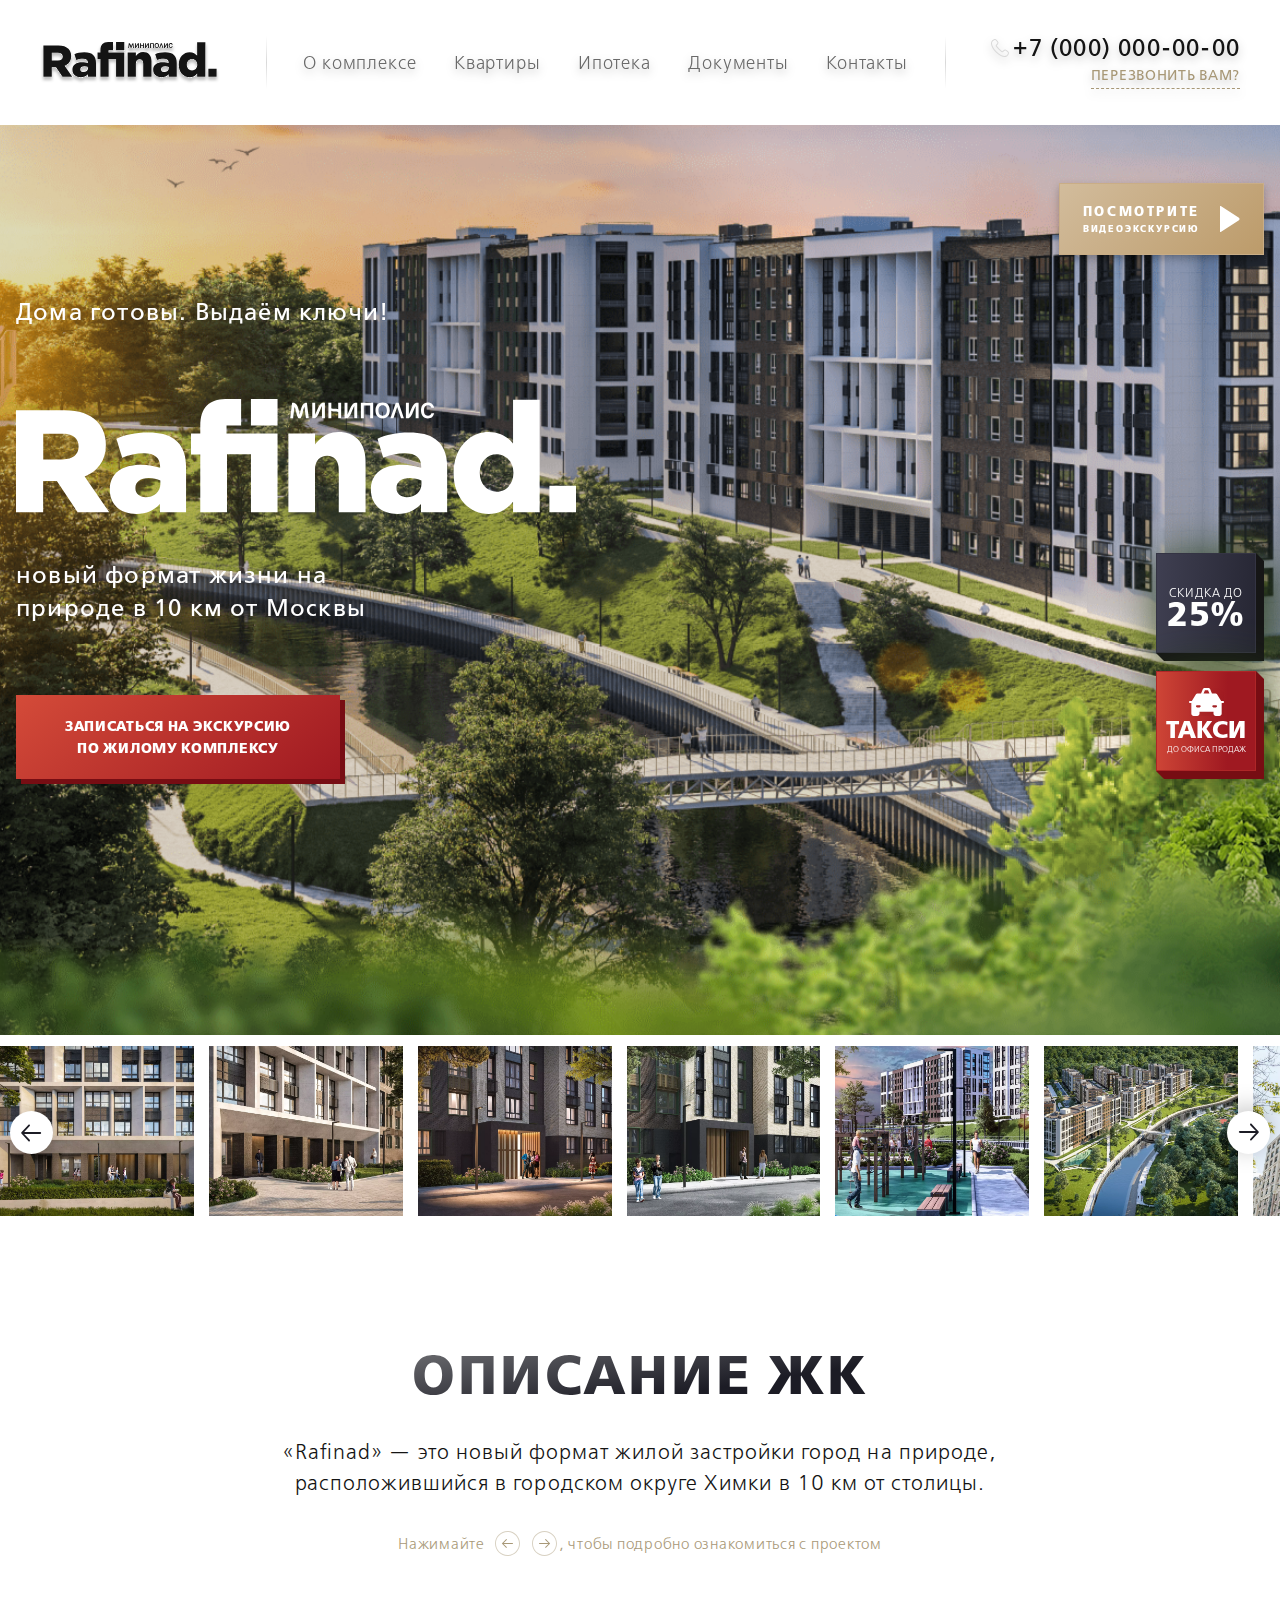
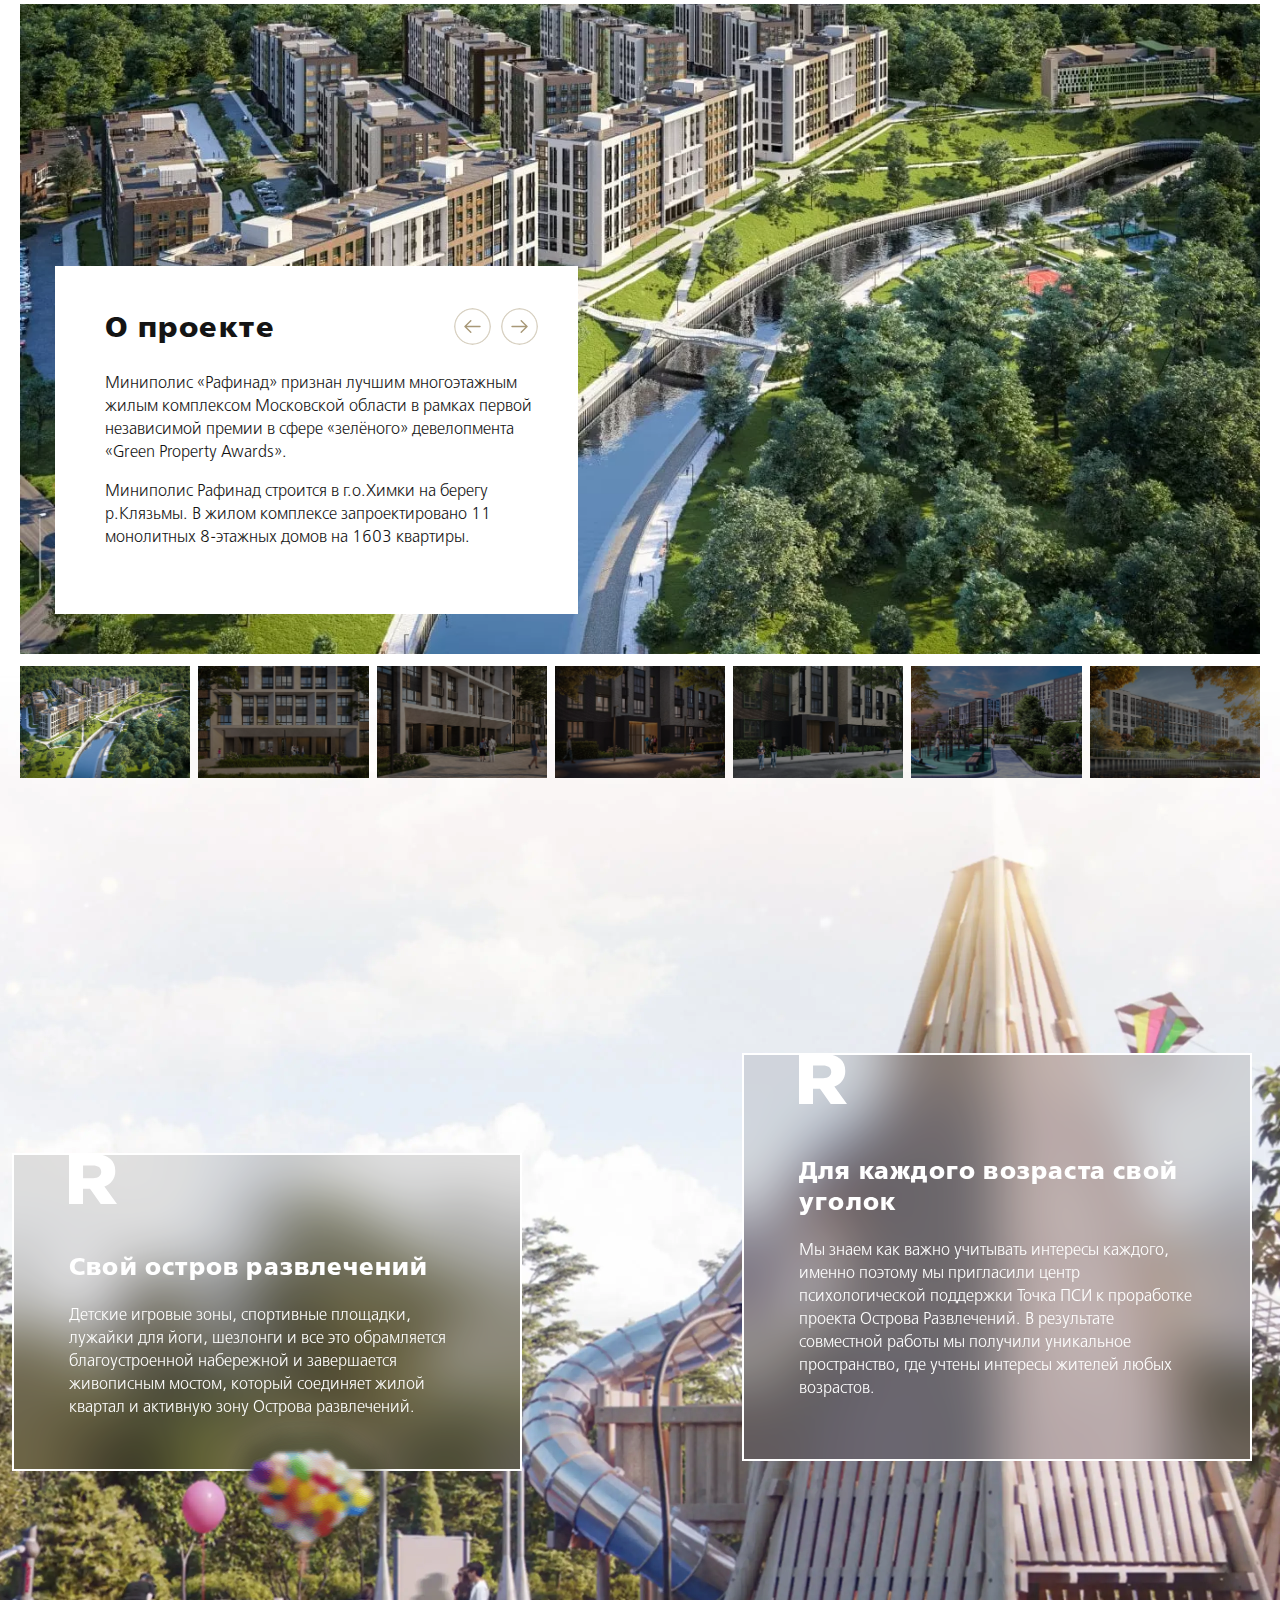
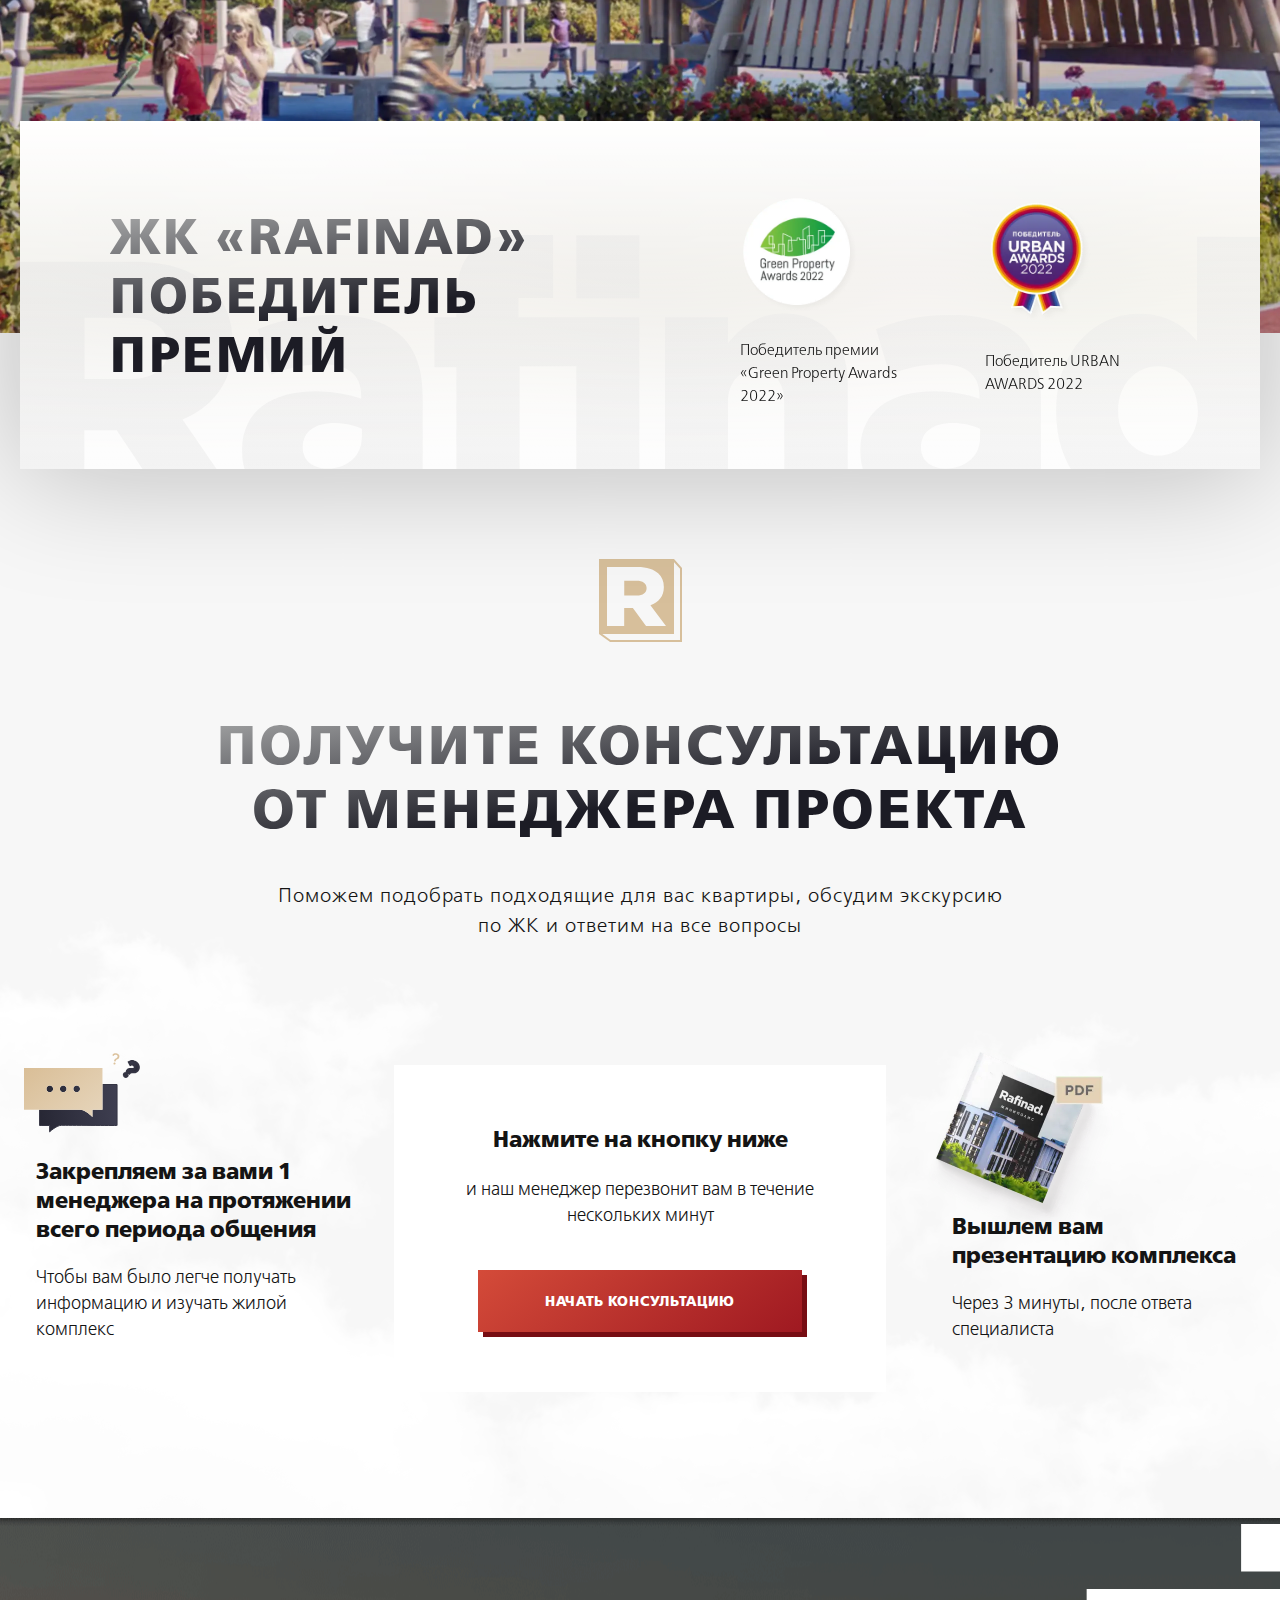
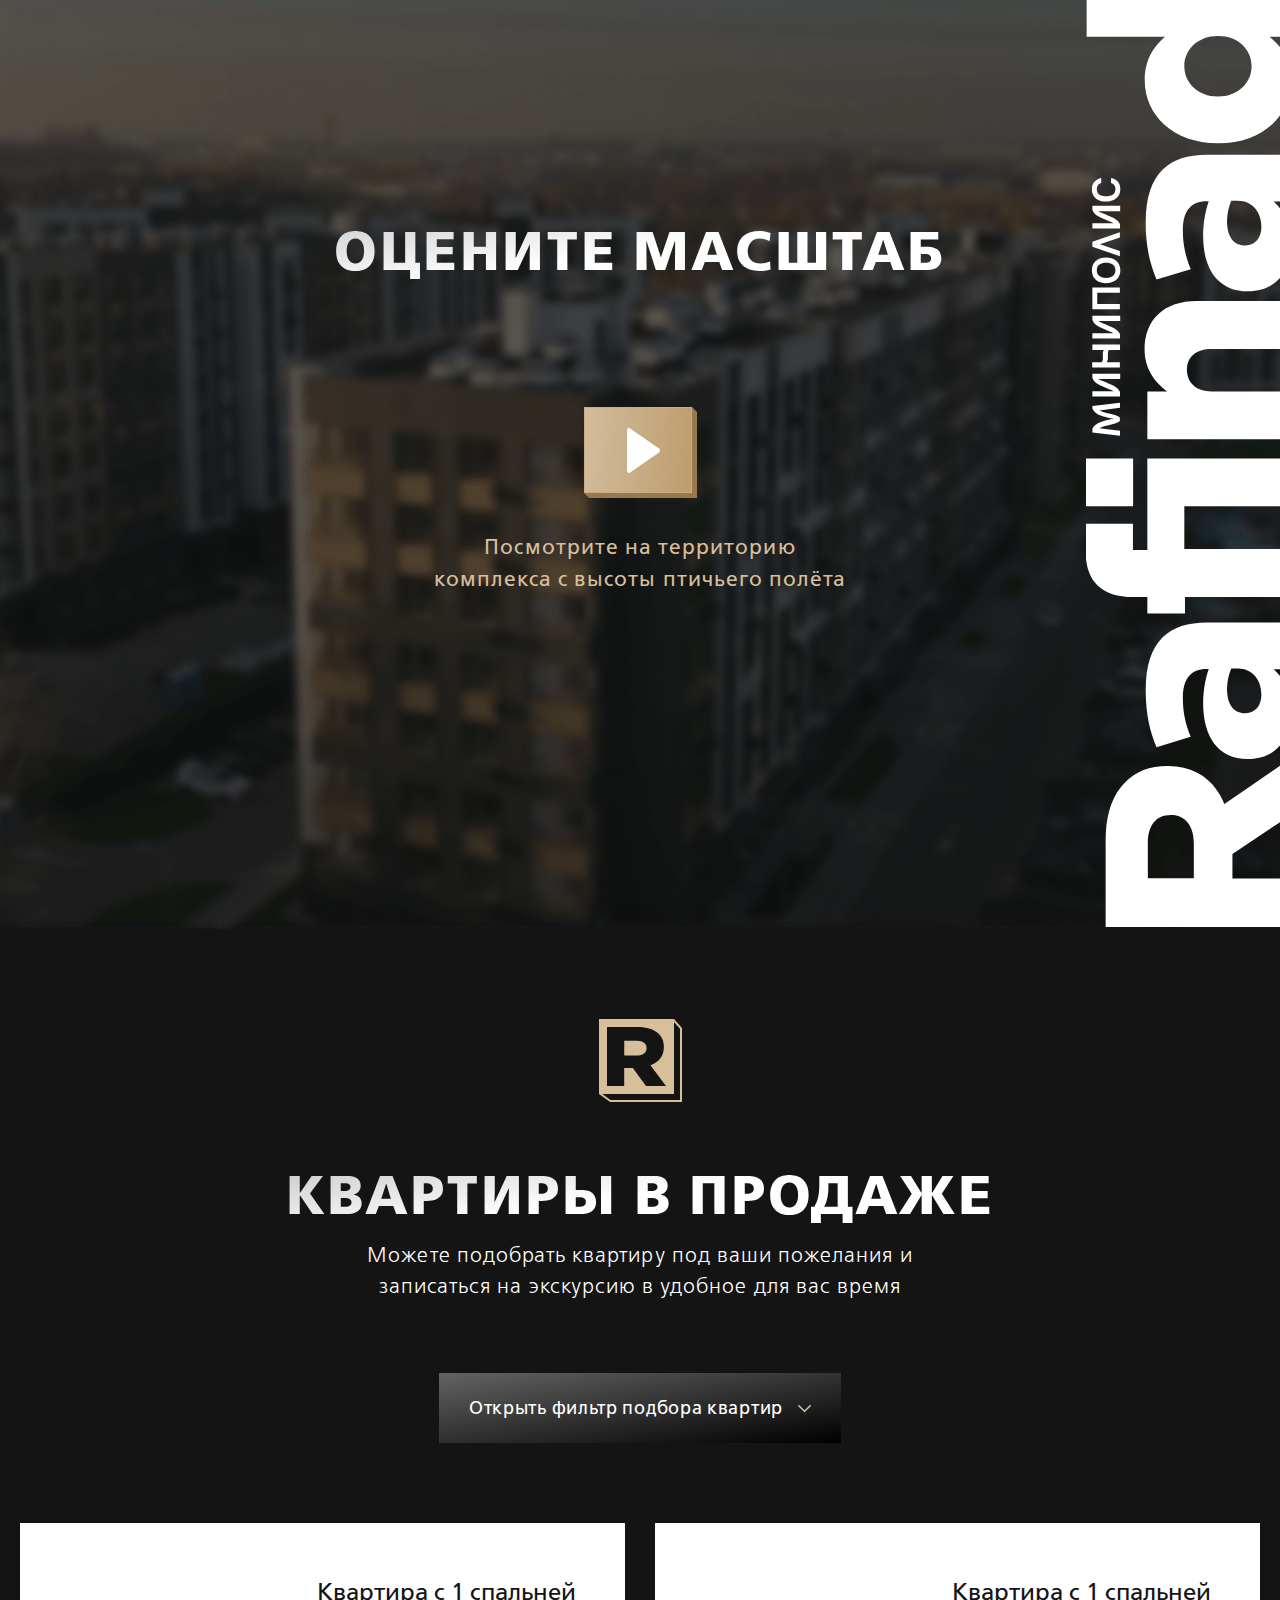
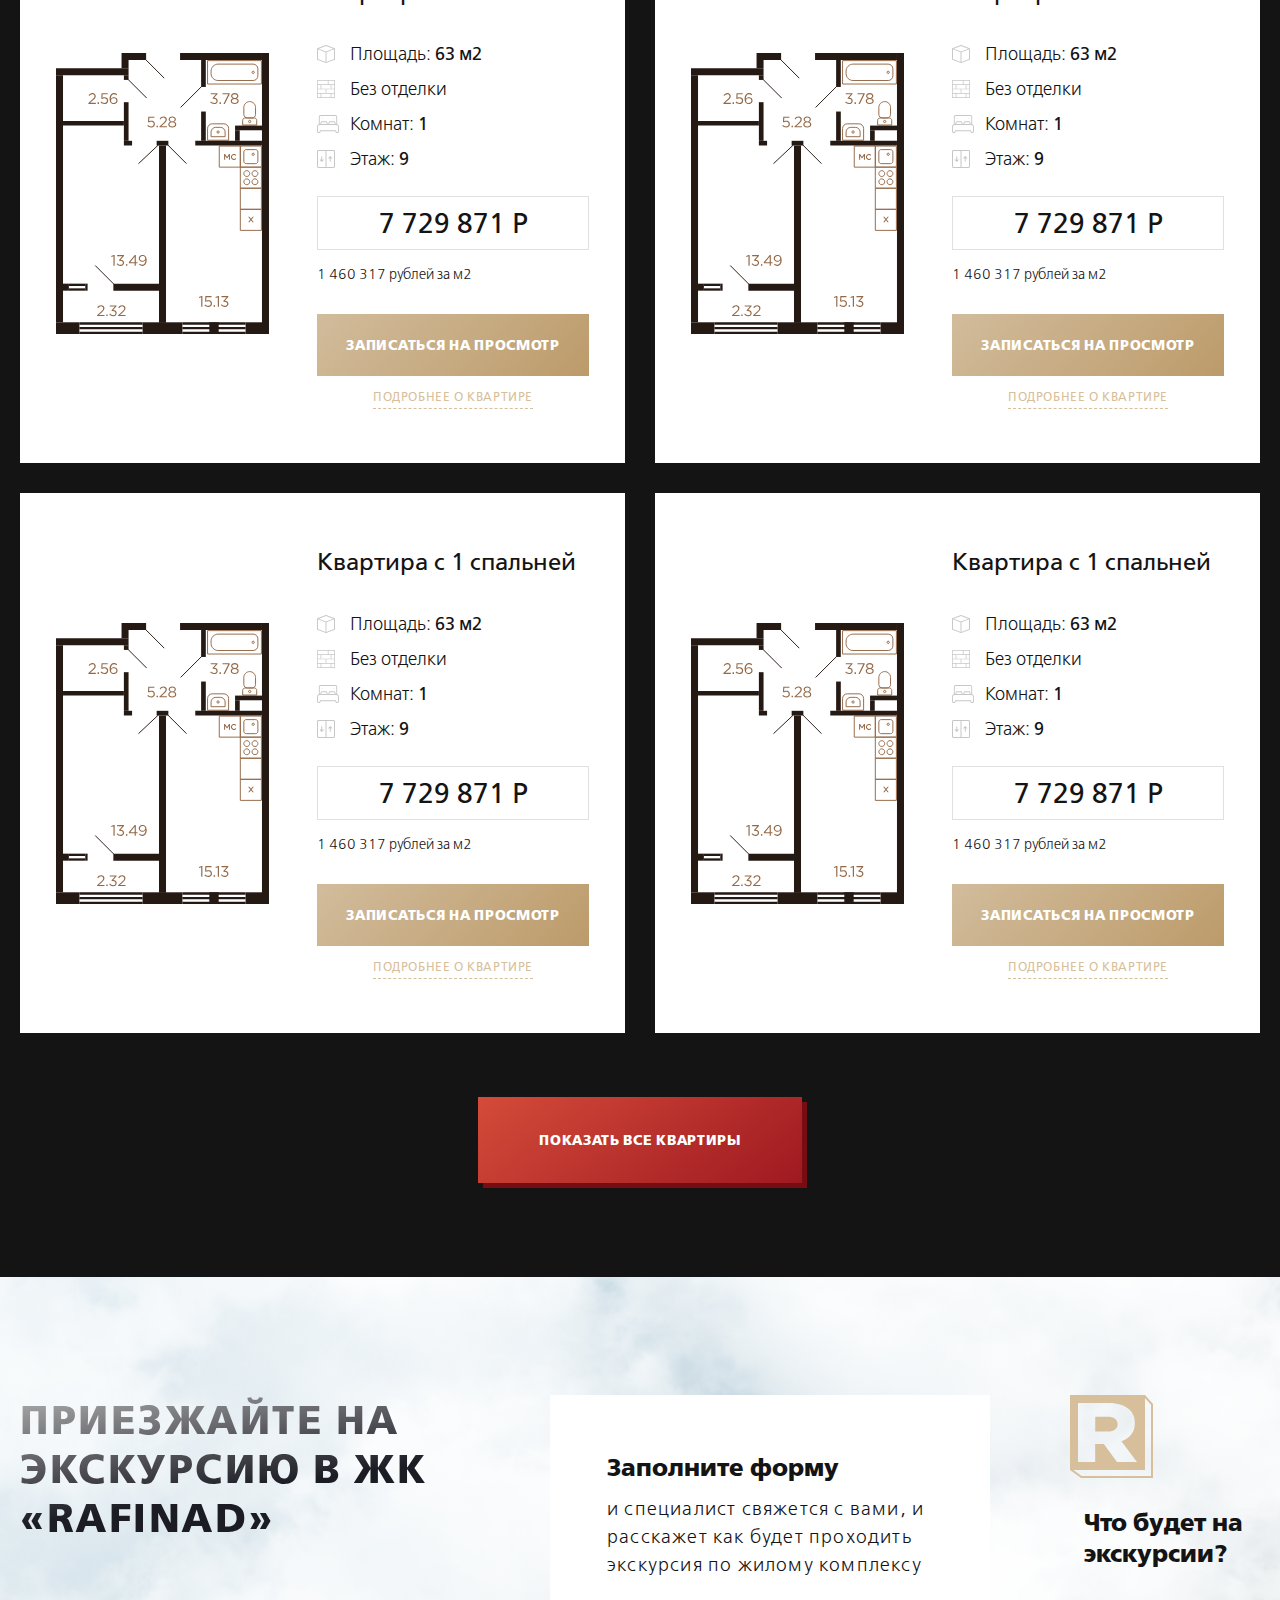
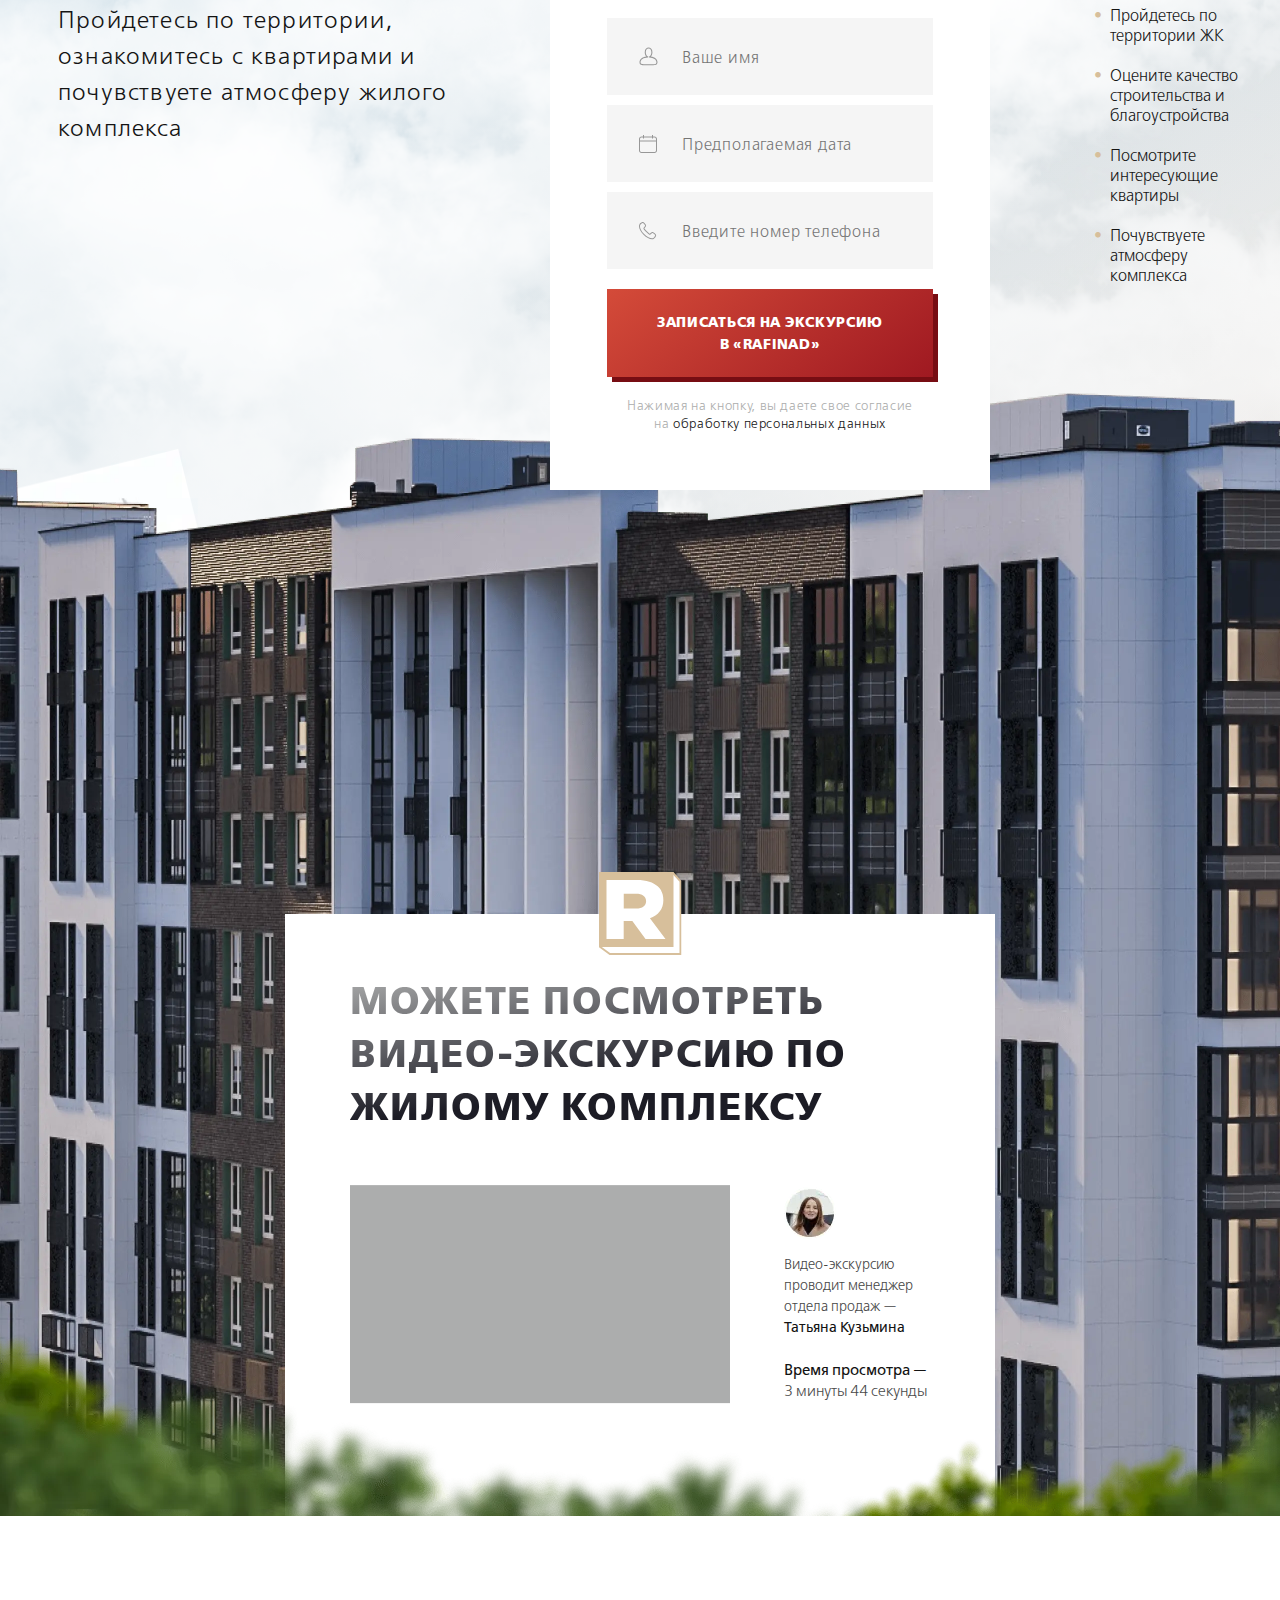
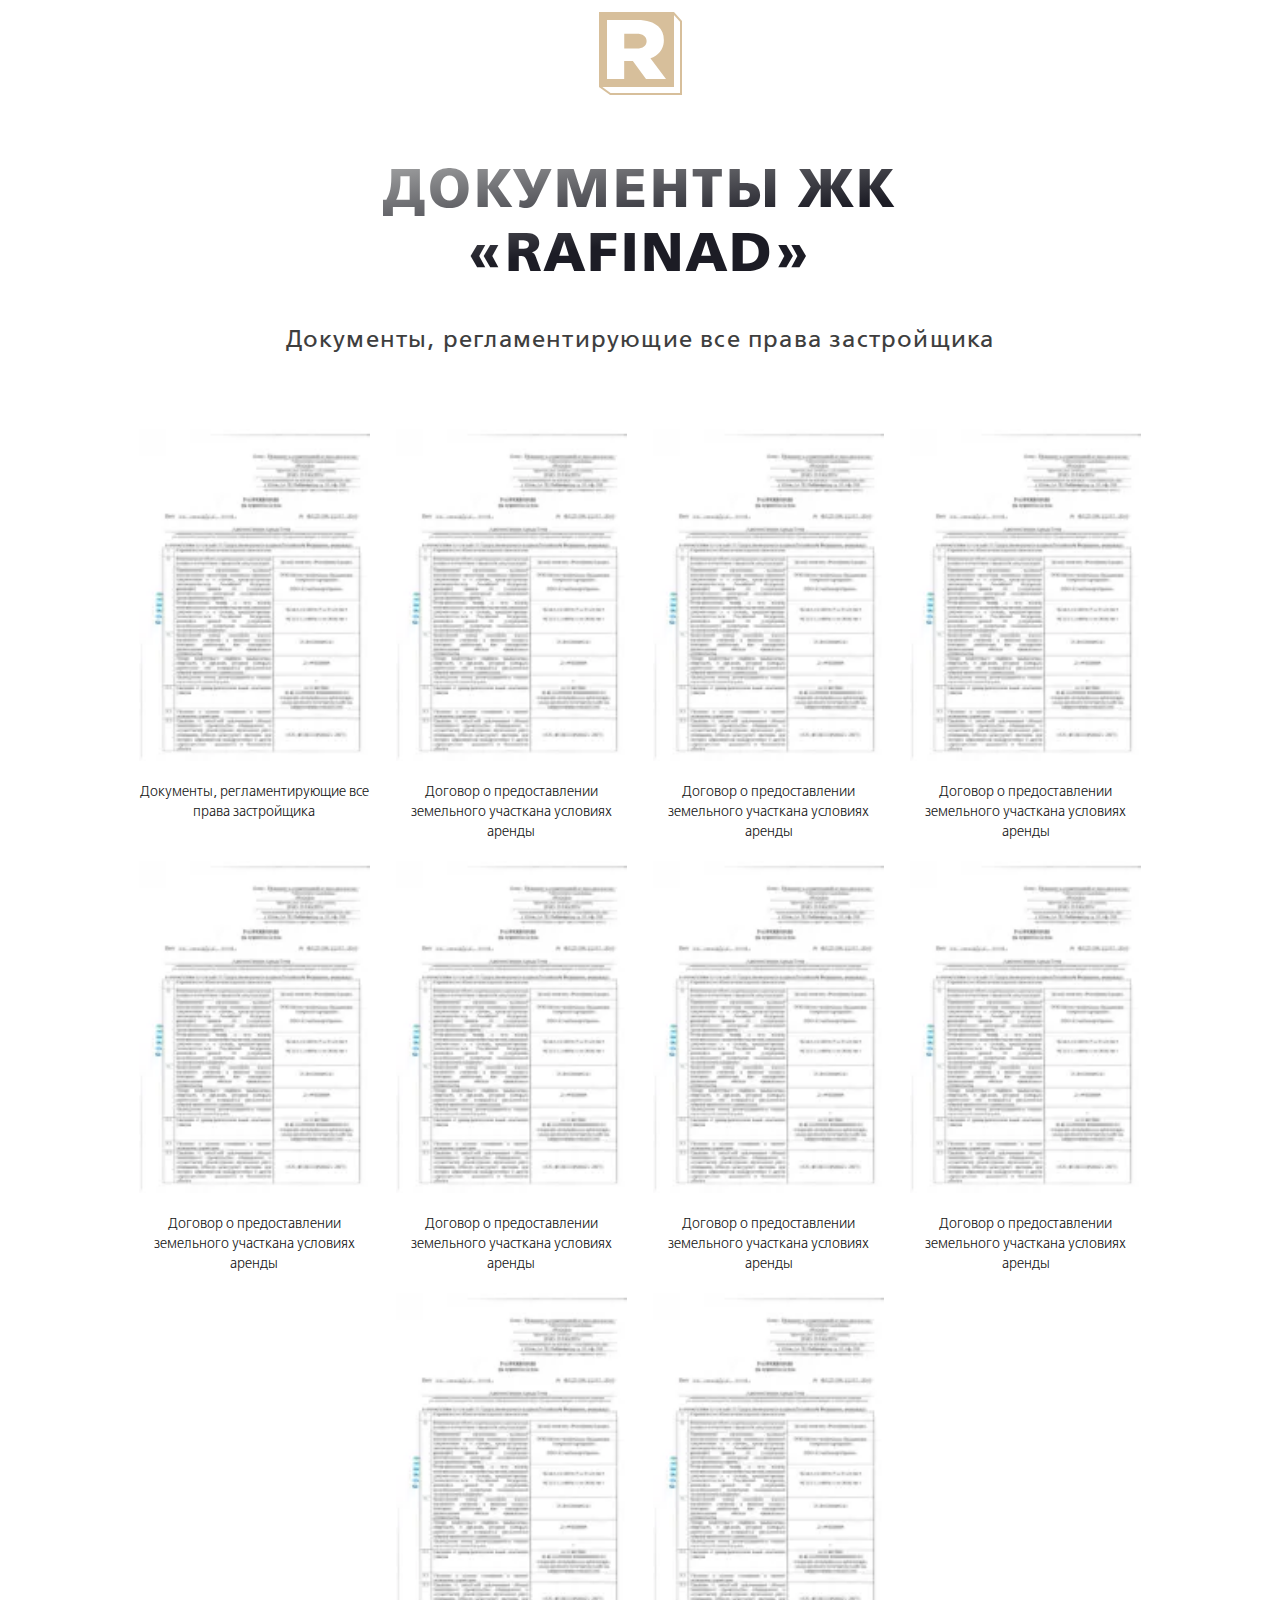
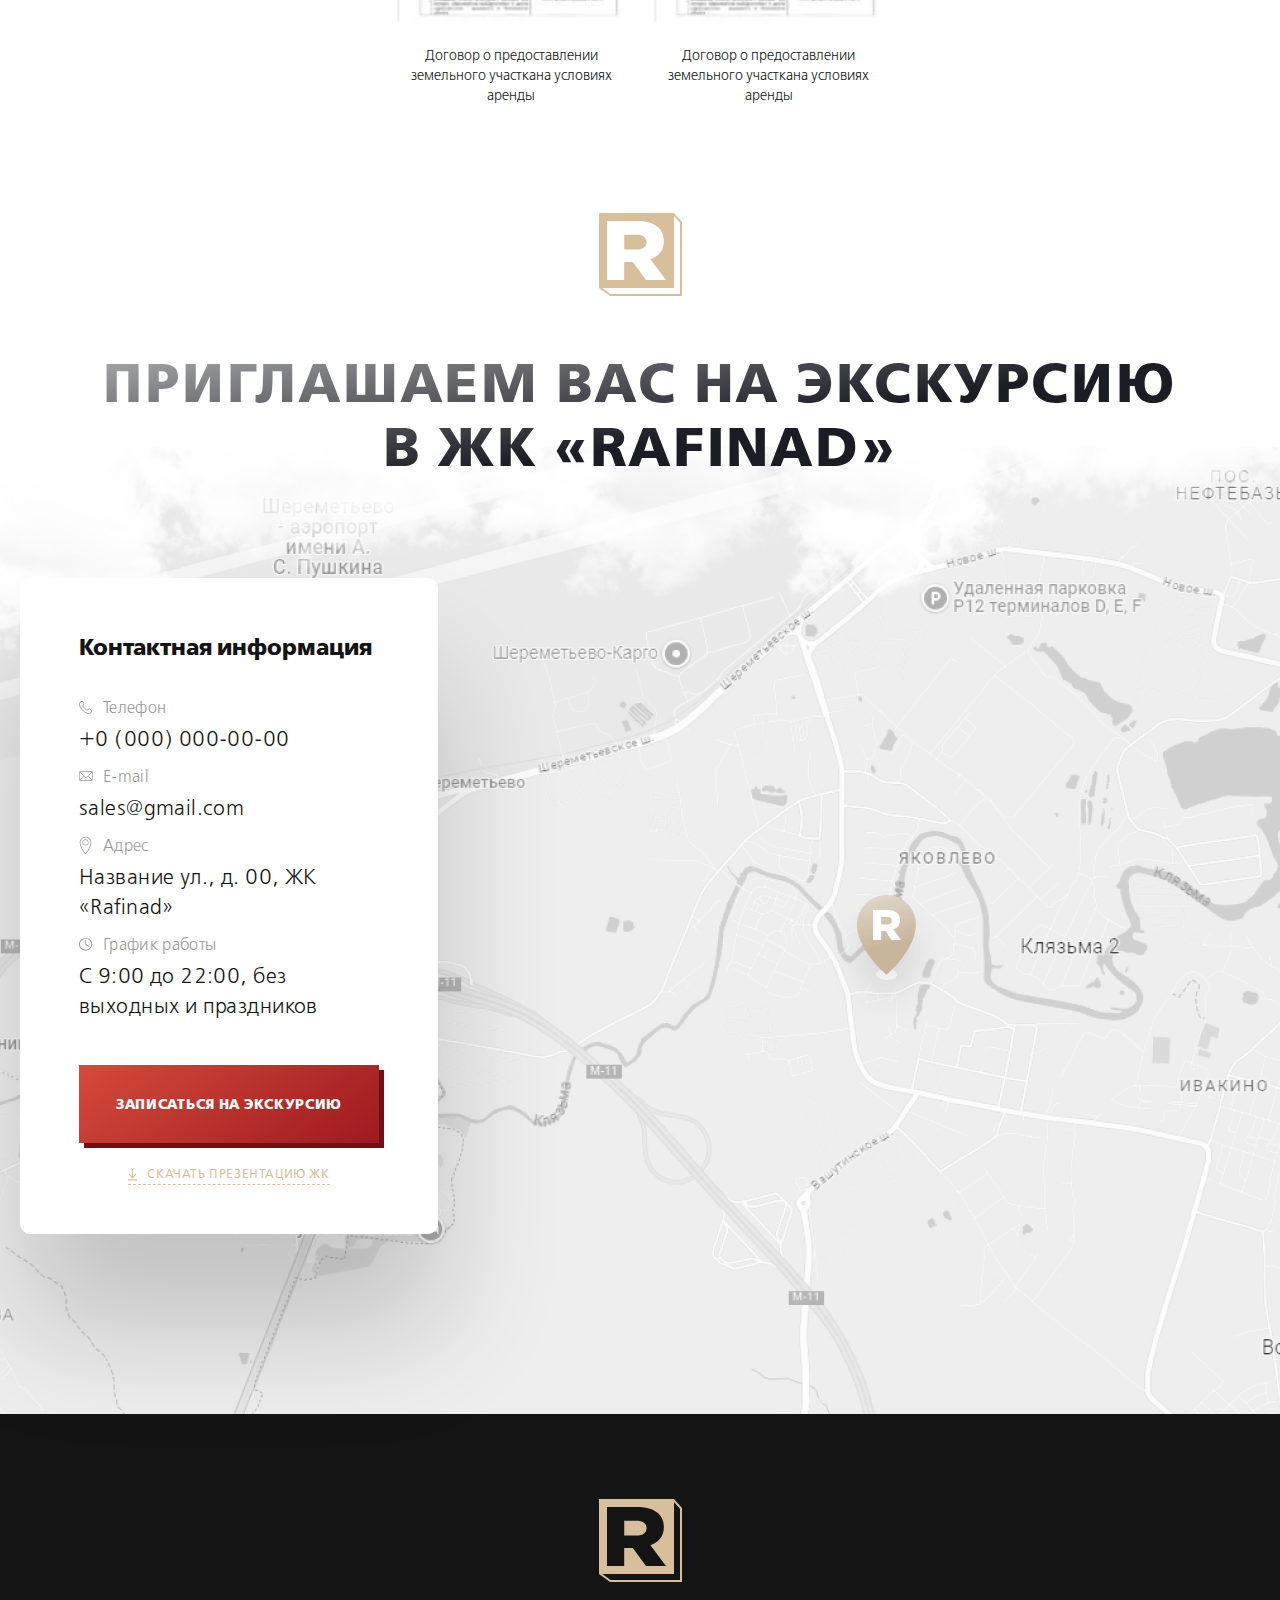
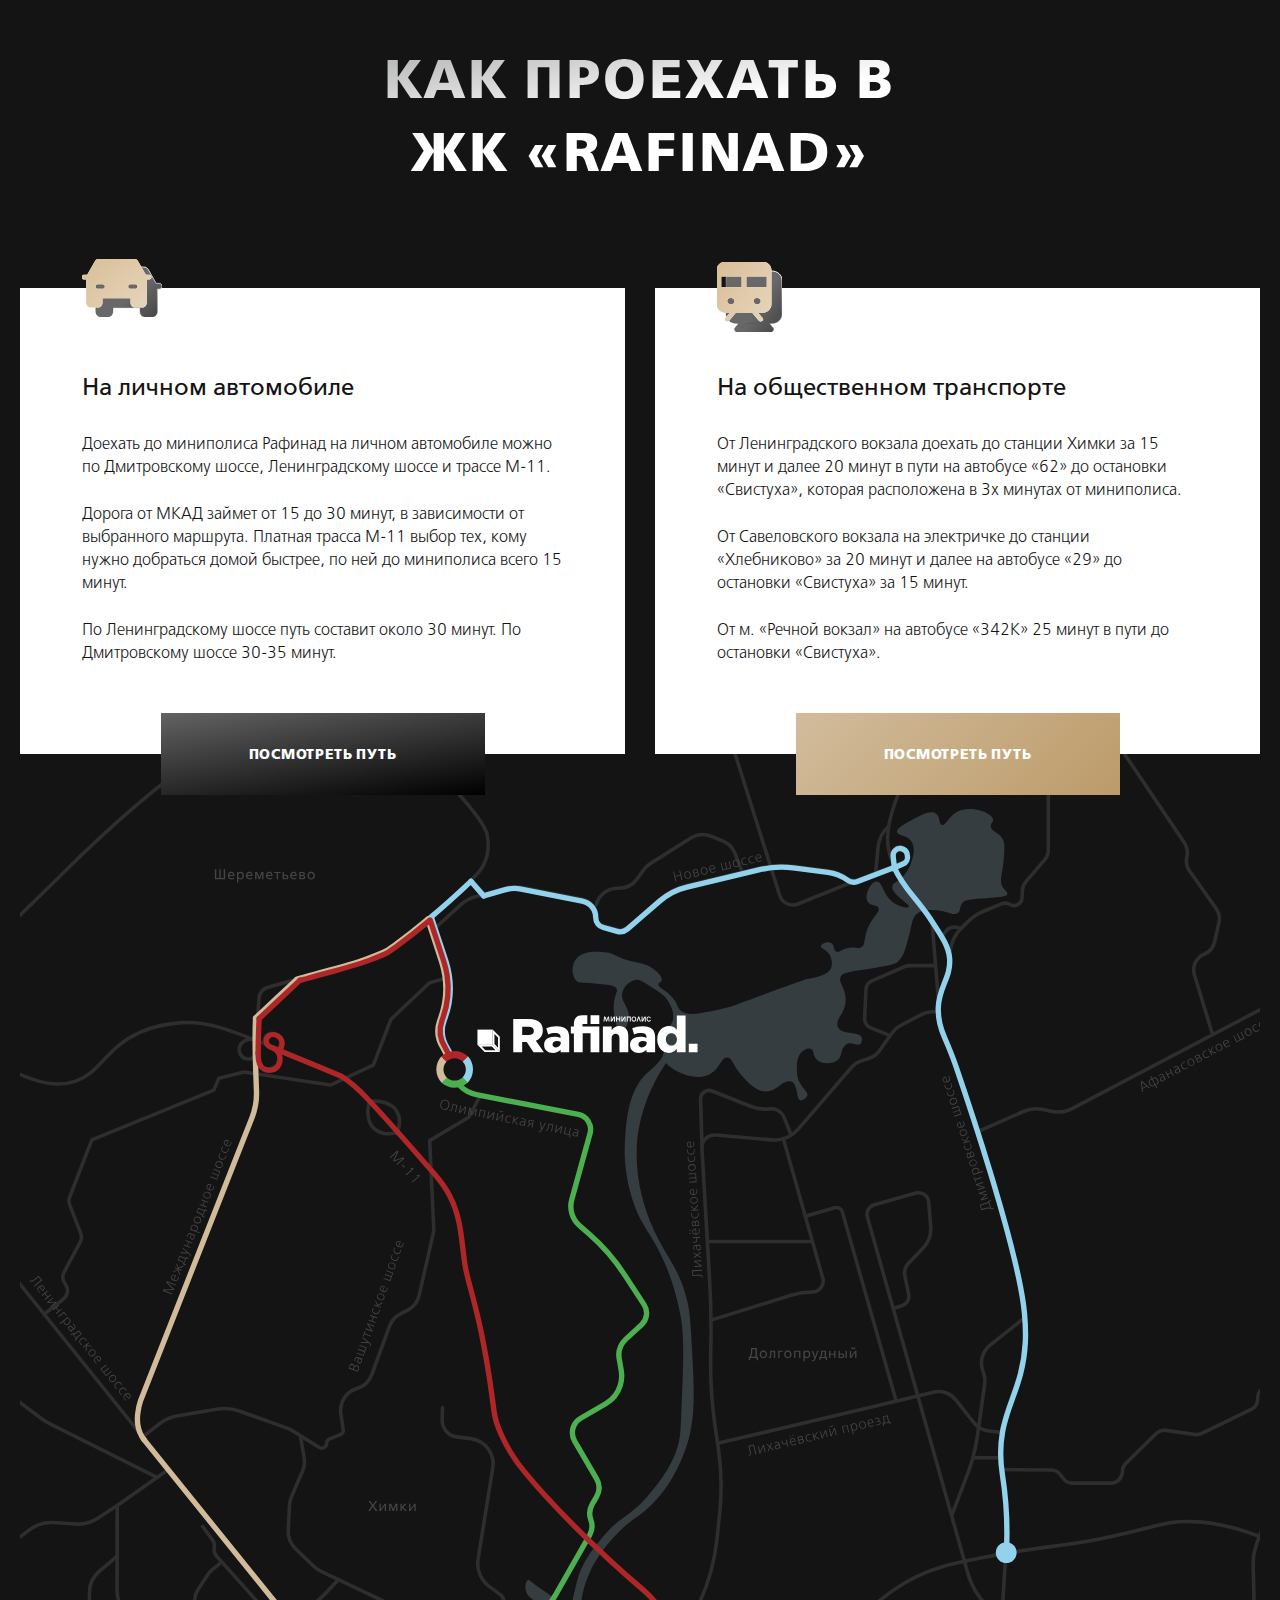
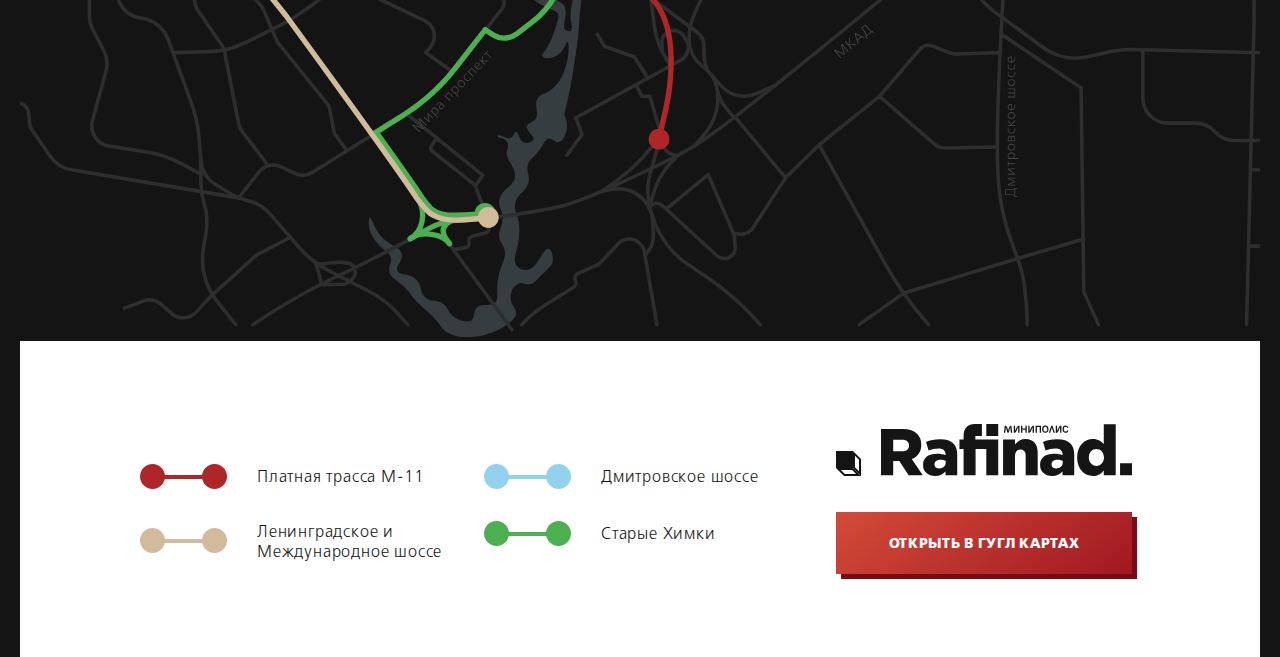
<file: index.html>
<!DOCTYPE html>
<html lang="en">
  <head>
    <meta charset="UTF-8" />
    <meta name="viewport" content="width=device-width, initial-scale=1.0" />
    <title>RAFINAD</title>
    <link rel="shortcut icon" href="./favicon.ico" type="image/x-icon" />
    <link rel="stylesheet" href="https://cdn.jsdelivr.net/npm/swiper@10/swiper-bundle.min.css" />
    <link
      rel="stylesheet"
      href="https://cdn.jsdelivr.net/npm/@fancyapps/ui@5.0/dist/fancybox/fancybox.css"
    />
    <link rel="stylesheet" href="./css/index.css" />

    <script src="https://cdn.jsdelivr.net/npm/swiper@10/swiper-bundle.min.js" defer></script>
    <script
      src="https://cdn.jsdelivr.net/npm/@fancyapps/ui@5.0/dist/fancybox/fancybox.umd.js"
      defer
    ></script>
    <script type="module" src="./js/index.js" defer></script>
  </head>
  <body>
    <header class="header">
      <div class="container">
        <button class="header__burger-button">
          <img src="./assets/burger-icon.svg" alt="burger" />
        </button>

        <div class="logo">
          <a href="#">
            <img class="logo__image" src="./assets/logo.svg" alt="logo" />
          </a>
        </div>

        <nav class="menu">
          <ul class="menu__list">
            <li class="menu__list-item">
              <a class="menu__link" href="#about">О комплексе</a>
            </li>
            <li class="menu__list-item">
              <a class="menu__link" href="#apartments">Квартиры</a>
            </li>
            <li class="menu__list-item">
              <a class="menu__link" href="#mortgage">Ипотека</a>
            </li>
            <li class="menu__list-item">
              <a class="menu__link" href="#documents">Документы</a>
            </li>
            <li class="menu__list-item">
              <a class="menu__link" href="#contacts">Контакты</a>
            </li>
          </ul>
        </nav>

        <div class="header__phone">
          <a class="header__phone-link" href="tel:+70000000000">
            <img src="./assets/phone-icon.svg" alt="phone" />
            <span>+7 (000) 000-00-00</span>
          </a>

          <button class="header__phone-button">перезвонить вам?</button>
        </div>
      </div>
    </header>

    <main>
      <section class="first-screen">
        <div class="first-screen__paralax">
          <img class="first-screen-bg" src="./assets/first-screen/slide1-bg.webp" alt="slide1" />
          <img
            class="first-screen-primary"
            src="./assets/first-screen/slide1-primary.webp"
            alt="slide1"
          />
          <img
            class="first-screen-secondary"
            src="./assets/first-screen/slide1-secondary.webp"
            alt="slide1"
          />

          <article class="first-screen__info">
            <div class="first-screen__info-top">
              <button class="first-screen__video-btn">
                <span>Посмотрите</span> видеоэкскурсию
              </button>
            </div>

            <p class="first-screen__text">Дома готовы. Выдаём ключи!</p>

            <figure class="first-screen__logo">
              <img src="./assets/logo-white.svg" alt="logo" />
            </figure>

            <p class="first-screen__text">новый формат жизни на природе в 10 км от Москвы</p>

            <button class="button button_primary modal-toggler">
              <b>Записаться на экскурсию</b><br />
              <span>по Жилому Комплексу</span>
            </button>

            <div class="first-screen__tags">
              <div class="first-screen__tag first-screen__tag_discont">
                <span>скидка до</span>
                <span class="first-screen__tag-percent">25%</span>
              </div>

              <div class="first-screen__tag first-screen__tag_taxi">
                <img src="./assets/taxi-icon.svg" alt="taxi" />
                <span class="first-screen__tag-taxi-title">такси</span>
                <span>до офиса продаж</span>
              </div>
            </div>
          </article>
        </div>

        <div class="container">
          <div class="swiper" id="firstScreenSlider">
            <div class="swiper-wrapper">
              <div class="swiper-slide">
                <a href="./assets/first-screen/slider-img-1-min.webp" data-fancybox="gallery">
                  <img src="./assets/first-screen/slider-img-1-min.webp" alt="slide" />
                </a>
              </div>
              <div class="swiper-slide">
                <a href="./assets/first-screen/slider-img-2-min.webp" data-fancybox="gallery">
                  <img src="./assets/first-screen/slider-img-2-min.webp" alt="slide" />
                </a>
              </div>
              <div class="swiper-slide">
                <a href="./assets/first-screen/slider-img-3-min.webp" data-fancybox="gallery">
                  <img src="./assets/first-screen/slider-img-3-min.webp" alt="slide" />
                </a>
              </div>
              <div class="swiper-slide">
                <a href="./assets/first-screen/slider-img-4-min.webp" data-fancybox="gallery">
                  <img src="./assets/first-screen/slider-img-4-min.webp" alt="slide" />
                </a>
              </div>
              <div class="swiper-slide">
                <a href="./assets/first-screen/slider-img-5-min.webp" data-fancybox="gallery">
                  <img src="./assets/first-screen/slider-img-5-min.webp" alt="slide" />
                </a>
              </div>
              <div class="swiper-slide">
                <a href="./assets/first-screen/slider-img-6-min.webp" data-fancybox="gallery">
                  <img src="./assets/first-screen/slider-img-6-min.webp" alt="slide" />
                </a>
              </div>
              <div class="swiper-slide">
                <a href="./assets/first-screen/slider-img-7-min.webp" data-fancybox="gallery">
                  <img src="./assets/first-screen/slider-img-7-min.webp" alt="slide" />
                </a>
              </div>
              <div class="swiper-slide">
                <a href="./assets/first-screen/slider-img-1-min.webp" data-fancybox="gallery">
                  <img src="./assets/first-screen/slider-img-1-min.webp" alt="slide" />
                </a>
              </div>
              <div class="swiper-slide">
                <a href="./assets/first-screen/slider-img-2-min.webp" data-fancybox="gallery">
                  <img src="./assets/first-screen/slider-img-2-min.webp" alt="slide" />
                </a>
              </div>
              <div class="swiper-slide">
                <a href="./assets/first-screen/slider-img-3-min.webp" data-fancybox="gallery">
                  <img src="./assets/first-screen/slider-img-3-min.webp" alt="slide" />
                </a>
              </div>
              <div class="swiper-slide">
                <a href="./assets/first-screen/slider-img-4-min.webp" data-fancybox="gallery">
                  <img src="./assets/first-screen/slider-img-4-min.webp" alt="slide" />
                </a>
              </div>
              <div class="swiper-slide">
                <a href="./assets/first-screen/slider-img-5-min.webp" data-fancybox="gallery">
                  <img src="./assets/first-screen/slider-img-5-min.webp" alt="slide" />
                </a>
              </div>
              <div class="swiper-slide">
                <a href="./assets/first-screen/slider-img-6-min.webp" data-fancybox="gallery">
                  <img src="./assets/first-screen/slider-img-6-min.webp" alt="slide" />
                </a>
              </div>
              <div class="swiper-slide">
                <a href="./assets/first-screen/slider-img-7-min.webp" data-fancybox="gallery">
                  <img src="./assets/first-screen/slider-img-7-min.webp" alt="slide" />
                </a>
              </div>
            </div>

            <div class="swiper-button-prev"></div>
            <div class="swiper-button-next"></div>
          </div>
        </div>
      </section>

      <section class="specification" id="about">
        <div class="container">
          <h2 class="specification__title">Описание жк</h2>

          <p class="specification__description">
            «Rafinad» — это новый формат жилой застройки город на природе, расположившийся в
            городском округе Химки в 10 км от столицы.
          </p>

          <p class="specification__instruction">
            <span>Нажимайте</span>
            <img
              class="specification__instruction-prev"
              src="./assets/arrow-button.svg"
              alt="arrow-button"
            />
            <img
              class="specification__instruction-next"
              src="./assets/arrow-button.svg"
              alt="arrow-button"
            />
            <span>, чтобы подробно ознакомиться с проектом</span>
          </p>

          <div class="specification__slider">
            <div class="swiper" id="specificationSlider">
              <div class="swiper-wrapper">
                <div class="swiper-slide">
                  <img src="./assets/specification/specification1.webp" alt="slide" />

                  <div class="specification__about">
                    <h3 class="specification__about-title">
                      <span>О проекте</span>
                      <div class="swiper-button-prev"></div>
                      <div class="swiper-button-next"></div>
                    </h3>

                    <p class="specification__about-description">
                      Миниполис «Рафинад» признан лучшим многоэтажным жилым комплексом Московской
                      области в рамках первой независимой премии в сфере «зелёного» девелопмента
                      «Green Property Awards».
                    </p>

                    <p class="specification__about-description">
                      Миниполис Рафинад строится в г.о.Химки на берегу р.Клязьмы. В жилом комплексе
                      запроектировано 11 монолитных 8-этажных домов на 1603 квартиры.
                    </p>
                  </div>
                </div>
                <div class="swiper-slide">
                  <img src="./assets/specification/specification2.webp" alt="slide" />

                  <div class="specification__about">
                    <h3 class="specification__about-title">
                      <span>О проекте</span>
                      <div class="swiper-button-prev"></div>
                      <div class="swiper-button-next"></div>
                    </h3>

                    <p class="specification__about-description">
                      Миниполис «Рафинад» признан лучшим многоэтажным жилым комплексом Московской
                      области в рамках первой независимой премии в сфере «зелёного» девелопмента
                      «Green Property Awards».
                    </p>

                    <p class="specification__about-description">
                      Миниполис Рафинад строится в г.о.Химки на берегу р.Клязьмы. В жилом комплексе
                      запроектировано 11 монолитных 8-этажных домов на 1603 квартиры.
                    </p>
                  </div>
                </div>
                <div class="swiper-slide">
                  <img src="./assets/specification/specification3.webp" alt="slide" />

                  <div class="specification__about">
                    <h3 class="specification__about-title">
                      <span>О проекте</span>
                      <div class="swiper-button-prev"></div>
                      <div class="swiper-button-next"></div>
                    </h3>

                    <p class="specification__about-description">
                      Миниполис «Рафинад» признан лучшим многоэтажным жилым комплексом Московской
                      области в рамках первой независимой премии в сфере «зелёного» девелопмента
                      «Green Property Awards».
                    </p>

                    <p class="specification__about-description">
                      Миниполис Рафинад строится в г.о.Химки на берегу р.Клязьмы. В жилом комплексе
                      запроектировано 11 монолитных 8-этажных домов на 1603 квартиры.
                    </p>
                  </div>
                </div>
                <div class="swiper-slide">
                  <img src="./assets/specification/specification4.webp" alt="slide" />

                  <div class="specification__about">
                    <h3 class="specification__about-title">
                      <span>О проекте</span>
                      <div class="swiper-button-prev"></div>
                      <div class="swiper-button-next"></div>
                    </h3>

                    <p class="specification__about-description">
                      Миниполис «Рафинад» признан лучшим многоэтажным жилым комплексом Московской
                      области в рамках первой независимой премии в сфере «зелёного» девелопмента
                      «Green Property Awards».
                    </p>

                    <p class="specification__about-description">
                      Миниполис Рафинад строится в г.о.Химки на берегу р.Клязьмы. В жилом комплексе
                      запроектировано 11 монолитных 8-этажных домов на 1603 квартиры.
                    </p>
                  </div>
                </div>
                <div class="swiper-slide">
                  <img src="./assets/specification/specification5.webp" alt="slide" />

                  <div class="specification__about">
                    <h3 class="specification__about-title">
                      <span>О проекте</span>
                      <div class="swiper-button-prev"></div>
                      <div class="swiper-button-next"></div>
                    </h3>

                    <p class="specification__about-description">
                      Миниполис «Рафинад» признан лучшим многоэтажным жилым комплексом Московской
                      области в рамках первой независимой премии в сфере «зелёного» девелопмента
                      «Green Property Awards».
                    </p>

                    <p class="specification__about-description">
                      Миниполис Рафинад строится в г.о.Химки на берегу р.Клязьмы. В жилом комплексе
                      запроектировано 11 монолитных 8-этажных домов на 1603 квартиры.
                    </p>
                  </div>
                </div>
                <div class="swiper-slide">
                  <img src="./assets/specification/specification6.webp" alt="slide" />

                  <div class="specification__about">
                    <h3 class="specification__about-title">
                      <span>О проекте</span>
                      <div class="swiper-button-prev"></div>
                      <div class="swiper-button-next"></div>
                    </h3>

                    <p class="specification__about-description">
                      Миниполис «Рафинад» признан лучшим многоэтажным жилым комплексом Московской
                      области в рамках первой независимой премии в сфере «зелёного» девелопмента
                      «Green Property Awards».
                    </p>

                    <p class="specification__about-description">
                      Миниполис Рафинад строится в г.о.Химки на берегу р.Клязьмы. В жилом комплексе
                      запроектировано 11 монолитных 8-этажных домов на 1603 квартиры.
                    </p>
                  </div>
                </div>
                <div class="swiper-slide">
                  <img src="./assets/specification/specification7.webp" alt="slide" />

                  <div class="specification__about">
                    <h3 class="specification__about-title">
                      <span>О проекте</span>
                      <div class="swiper-button-prev"></div>
                      <div class="swiper-button-next"></div>
                    </h3>

                    <p class="specification__about-description">
                      Миниполис «Рафинад» признан лучшим многоэтажным жилым комплексом Московской
                      области в рамках первой независимой премии в сфере «зелёного» девелопмента
                      «Green Property Awards».
                    </p>

                    <p class="specification__about-description">
                      Миниполис Рафинад строится в г.о.Химки на берегу р.Клязьмы. В жилом комплексе
                      запроектировано 11 монолитных 8-этажных домов на 1603 квартиры.
                    </p>
                  </div>
                </div>
                <div class="swiper-slide">
                  <img src="./assets/specification/specification8.webp" alt="slide" />

                  <div class="specification__about">
                    <h3 class="specification__about-title">
                      <span>О проекте</span>
                      <div class="swiper-button-prev"></div>
                      <div class="swiper-button-next"></div>
                    </h3>

                    <p class="specification__about-description">
                      Миниполис «Рафинад» признан лучшим многоэтажным жилым комплексом Московской
                      области в рамках первой независимой премии в сфере «зелёного» девелопмента
                      «Green Property Awards».
                    </p>

                    <p class="specification__about-description">
                      Миниполис Рафинад строится в г.о.Химки на берегу р.Клязьмы. В жилом комплексе
                      запроектировано 11 монолитных 8-этажных домов на 1603 квартиры.
                    </p>
                  </div>
                </div>
              </div>
            </div>
          </div>

          <div class="specification__thumbs">
            <div class="swiper" id="specificationThumbs">
              <div class="swiper-wrapper">
                <div class="swiper-slide">
                  <img src="./assets/specification/specification1.webp" alt="slide" />
                </div>
                <div class="swiper-slide">
                  <img src="./assets/specification/specification2.webp" alt="slide" />
                </div>
                <div class="swiper-slide">
                  <img src="./assets/specification/specification3.webp" alt="slide" />
                </div>
                <div class="swiper-slide">
                  <img src="./assets/specification/specification4.webp" alt="slide" />
                </div>
                <div class="swiper-slide">
                  <img src="./assets/specification/specification5.webp" alt="slide" />
                </div>
                <div class="swiper-slide">
                  <img src="./assets/specification/specification6.webp" alt="slide" />
                </div>
                <div class="swiper-slide">
                  <img src="./assets/specification/specification7.webp" alt="slide" />
                </div>
                <div class="swiper-slide">
                  <img src="./assets/specification/specification8.webp" alt="slide" />
                </div>
              </div>
            </div>
          </div>

          <div class="specification__advantages">
            <div class="specification__advantage">
              <h4 class="specification__advantage-title">Свой остров развлечений</h4>

              <p class="specification__advantage-description">
                Детские игровые зоны, спортивные площадки, лужайки для йоги, шезлонги и все это
                обрамляется благоустроенной набережной и завершается живописным мостом, который
                соединяет жилой квартал и активную зону Острова развлечений.
              </p>
            </div>

            <div class="specification__advantage">
              <h4 class="specification__advantage-title">Для каждого возраста свой уголок</h4>

              <p class="specification__advantage-description">
                Мы знаем как важно учитывать интересы каждого, именно поэтому мы пригласили центр
                психологической поддержки Точка ПСИ к проработке проекта Острова Развлечений. В
                результате совместной работы мы получили уникальное пространство, где учтены
                интересы жителей любых возрастов.
              </p>
            </div>
          </div>

          <div class="specification__awards">
            <h3 class="specification__awards-title">ЖК «Rafinad» победитель премий</h3>

            <div class="specification__awards-wrapper">
              <figure class="specification__award">
                <img
                  class="specification__award-image"
                  src="./assets/specification/award1.webp"
                  alt="award1"
                />

                <div class="specification__award-description">
                  Победитель премии «Green Property Awards 2022»
                </div>
              </figure>

              <figure class="specification__award">
                <img
                  class="specification__award-image"
                  src="./assets/specification/award2.webp"
                  alt="award2"
                />

                <div class="specification__award-description">Победитель URBAN AWARDS 2022</div>
              </figure>
            </div>
          </div>
        </div>
      </section>

      <section class="consultation" id="mortgage">
        <div class="container">
          <div class="cube-logo"></div>

          <h2 class="consultation__title">Получите консультацию от менеджера проекта</h2>

          <p class="consultation__description">
            Поможем подобрать подходящие для вас квартиры, обсудим экскурсию по ЖК и ответим на все
            вопросы
          </p>

          <div class="consultation__info">
            <div class="consultation__start">
              <h4 class="consultation__start-title">Нажмите на кнопку ниже</h4>

              <p class="consultation__start-description">
                и наш менеджер перезвонит вам в течение нескольких минут
              </p>

              <button class="button button_primary modal-toggler">Начать консультацию</button>
            </div>

            <div class="consultation__manager">
              <figure class="consultation__manager-image">
                <img src="./assets/consultation/question.svg" alt="question" />
              </figure>

              <h4 class="consultation__manager-title">
                Закрепляем за вами 1 менеджера на протяжении всего периода общения
              </h4>

              <p class="consultation__manager-description">
                Чтобы вам было легче получать информацию и изучать жилой комплекс
              </p>
            </div>

            <div class="consultation__catalog">
              <figure class="consultation__catalog-image">
                <img src="./assets/consultation/journal.webp" alt="journal" />
              </figure>

              <h4 class="consultation__catalog-title">Вышлем вам презентацию комплекса</h4>

              <p class="consultation__catalog-description">
                Через 3 минуты, после ответа специалиста
              </p>
            </div>
          </div>
        </div>
      </section>

      <section class="video-section">
        <div class="container">
          <h2 class="video-section__title">Оцените масштаб</h2>

          <button class="video-section__button"></button>

          <p class="video-section__text">
            Посмотрите на территорию комплекса с высоты птичьего полёта
          </p>
        </div>
      </section>

      <section class="apartments" id="apartments">
        <div class="container">
          <div class="cube-logo"></div>

          <h2 class="apartments__title">квартиры в продаже</h2>

          <p class="apartments__description">
            Можете подобрать квартиру под ваши пожелания и записаться на экскурсию в удобное для вас
            время
          </p>

          <div class="apartments__buttons-wrapper apartments__filter">
            <button class="button button_dark apartments__filter-button">
              Открыть фильтр подбора квартир
            </button>

            <div class="apartments__filter-container">
              <div class="apartments__filter-label">Цена:</div>
              <div class="apartments__filter-values">
                <div class="apartments__filter-value">92 000 000 р</div>
                <div class="apartments__filter-value-divider">-</div>
                <div class="apartments__filter-value">200 000 000 р</div>
              </div>
              <div class="double-range-slider">
                <input type="range" min="0" max="100" value="20" step="1" />
                <input type="range" min="0" max="100" value="80" step="1" />
              </div>

              <div class="apartments__filter-label">Площадь:</div>
              <div class="apartments__filter-values">
                <div class="apartments__filter-value">63 м<sup>2</sup></div>
                <div class="apartments__filter-value-divider">-</div>
                <div class="apartments__filter-value">233 м<sup>2</sup></div>
              </div>
              <div class="double-range-slider">
                <input type="range" min="0" max="100" value="20" step="1" />
                <input type="range" min="0" max="100" value="80" step="1" />
              </div>

              <div class="apartments__filter-label">Этаж:</div>
              <div class="apartments__filter-values">
                <div class="apartments__filter-value">1</div>
                <div class="apartments__filter-value-divider">-</div>
                <div class="apartments__filter-value">24</div>
              </div>
              <div class="double-range-slider">
                <input type="range" min="0" max="100" value="20" step="1" />
                <input type="range" min="0" max="100" value="80" step="1" />
              </div>

              <div class="apartments__filter-label">Спальни:</div>
              <div class="apartments__filter-values">
                <div class="apartments__filter-value">1</div>
                <div class="apartments__filter-value-divider">-</div>
                <div class="apartments__filter-value">5</div>
              </div>
              <div class="double-range-slider">
                <input type="range" min="0" max="100" value="20" step="1" />
                <input type="range" min="0" max="100" value="80" step="1" />
              </div>

              <div class="apartments__filter-reset">
                <button class="apartments__filter-reset-button">сбросить фильтр</button>
              </div>

              <button class="button button_primary apartments__filter-apply-button">
                применить фильтр
              </button>
            </div>
          </div>

          <div class="apartments__list">
            <article class="apartments__item">
              <figure class="apartments__item-image">
                <img src="./assets/apartaments/apartment.svg" alt="apartment" />
              </figure>

              <div class="apartments__item-info">
                <h3 class="apartments__item-title">Квартира с 1 спальней</h3>

                <div class="apartments__item-properties">
                  <div class="apartments__item-properties-block">
                    <div class="apartments__item-property apartments__item-property_area">
                      Площадь: <b>63 м2</b>
                    </div>
                    <div class="apartments__item-property apartments__item-property_finishing">
                      Без отделки
                    </div>
                  </div>

                  <div class="apartments__item-properties-block">
                    <div class="apartments__item-property apartments__item-property_rooms">
                      Комнат: <b>1</b>
                    </div>
                    <div class="apartments__item-property apartments__item-property_floor">
                      Этаж: <b>9</b>
                    </div>
                  </div>
                </div>

                <div class="apartments__item-prices">
                  <div class="apartments__item-price">7 729 871 р</div>
                  <div class="apartments__item-price-per-meter">1 460 317 рублей за м2</div>
                </div>

                <div class="apartments__item-buttons">
                  <button class="button button_light">записаться на просмотр</button>
                  <a class="apartments__item-link" href="./details.html">подробнее о квартире</a>
                </div>
              </div>
            </article>

            <article class="apartments__item">
              <figure class="apartments__item-image">
                <img src="./assets/apartaments/apartment.svg" alt="apartment" />
              </figure>

              <div class="apartments__item-info">
                <h3 class="apartments__item-title">Квартира с 1 спальней</h3>

                <div class="apartments__item-properties">
                  <div class="apartments__item-properties-block">
                    <div class="apartments__item-property apartments__item-property_area">
                      Площадь: <b>63 м2</b>
                    </div>
                    <div class="apartments__item-property apartments__item-property_finishing">
                      Без отделки
                    </div>
                  </div>

                  <div class="apartments__item-properties-block">
                    <div class="apartments__item-property apartments__item-property_rooms">
                      Комнат: <b>1</b>
                    </div>
                    <div class="apartments__item-property apartments__item-property_floor">
                      Этаж: <b>9</b>
                    </div>
                  </div>
                </div>

                <div class="apartments__item-prices">
                  <div class="apartments__item-price">7 729 871 р</div>
                  <div class="apartments__item-price-per-meter">1 460 317 рублей за м2</div>
                </div>

                <div class="apartments__item-buttons">
                  <button class="button button_light">записаться на просмотр</button>
                  <a class="apartments__item-link" href="./details.html">подробнее о квартире</a>
                </div>
              </div>
            </article>

            <article class="apartments__item">
              <figure class="apartments__item-image">
                <img src="./assets/apartaments/apartment.svg" alt="apartment" />
              </figure>

              <div class="apartments__item-info">
                <h3 class="apartments__item-title">Квартира с 1 спальней</h3>

                <div class="apartments__item-properties">
                  <div class="apartments__item-properties-block">
                    <div class="apartments__item-property apartments__item-property_area">
                      Площадь: <b>63 м2</b>
                    </div>
                    <div class="apartments__item-property apartments__item-property_finishing">
                      Без отделки
                    </div>
                  </div>

                  <div class="apartments__item-properties-block">
                    <div class="apartments__item-property apartments__item-property_rooms">
                      Комнат: <b>1</b>
                    </div>
                    <div class="apartments__item-property apartments__item-property_floor">
                      Этаж: <b>9</b>
                    </div>
                  </div>
                </div>

                <div class="apartments__item-prices">
                  <div class="apartments__item-price">7 729 871 р</div>
                  <div class="apartments__item-price-per-meter">1 460 317 рублей за м2</div>
                </div>

                <div class="apartments__item-buttons">
                  <button class="button button_light">записаться на просмотр</button>
                  <a class="apartments__item-link" href="./details.html">подробнее о квартире</a>
                </div>
              </div>
            </article>

            <article class="apartments__item">
              <figure class="apartments__item-image">
                <img src="./assets/apartaments/apartment.svg" alt="apartment" />
              </figure>

              <div class="apartments__item-info">
                <h3 class="apartments__item-title">Квартира с 1 спальней</h3>

                <div class="apartments__item-properties">
                  <div class="apartments__item-properties-block">
                    <div class="apartments__item-property apartments__item-property_area">
                      Площадь: <b>63 м2</b>
                    </div>
                    <div class="apartments__item-property apartments__item-property_finishing">
                      Без отделки
                    </div>
                  </div>

                  <div class="apartments__item-properties-block">
                    <div class="apartments__item-property apartments__item-property_rooms">
                      Комнат: <b>1</b>
                    </div>
                    <div class="apartments__item-property apartments__item-property_floor">
                      Этаж: <b>9</b>
                    </div>
                  </div>
                </div>

                <div class="apartments__item-prices">
                  <div class="apartments__item-price">7 729 871 р</div>
                  <div class="apartments__item-price-per-meter">1 460 317 рублей за м2</div>
                </div>

                <div class="apartments__item-buttons">
                  <button class="button button_light">записаться на просмотр</button>
                  <a class="apartments__item-link" href="./details.html">подробнее о квартире</a>
                </div>
              </div>
            </article>
          </div>

          <div class="apartments__buttons-wrapper">
            <button class="button button_primary">показать все квартиры</button>
          </div>
        </div>

        <div class="apartments__layout"></div>
      </section>

      <section class="excursion">
        <div class="container">
          <div class="excursion__top">
            <div class="excursion__block excursion__main">
              <h2 class="excursion__title">Приезжайте на экскурсию в ЖК «Rafinad»</h2>
              <p class="excursion__description">
                Пройдетесь по территории, ознакомитесь с квартирами и почувствуете атмосферу жилого
                комплекса
              </p>
            </div>

            <div class="excursion__block excursion__form">
              <div class="excursion__form-wrapper">
                <h3 class="excursion__title-secondary">Заполните форму</h3>

                <p class="excursion__description">
                  и специалист свяжется с вами, и расскажет как будет проходить экскурсия по жилому
                  комплексу
                </p>

                <form>
                  <input
                    class="excursion__form-input excursion__form-input_name"
                    type="text"
                    name="name"
                    placeholder="Ваше имя"
                    required
                  />

                  <input
                    class="excursion__form-input excursion__form-input_date"
                    type="text"
                    name="date"
                    placeholder="Предполагаемая дата"
                    onfocus="(this.type='date')"
                    onblur="(this.type='text')"
                    required
                  />

                  <input
                    class="excursion__form-input excursion__form-input_phone"
                    type="tel"
                    name="phone"
                    placeholder="Введите номер телефона"
                    required
                  />

                  <input
                    class="button button_primary"
                    type="submit"
                    value="записаться на экскурсию в «Rafinad»"
                  />
                </form>

                <div class="excursion__agreement">
                  Нажимая на кнопку, вы даете свое согласие на
                  <span>обработку персональных данных</span>
                </div>
              </div>
            </div>

            <div class="excursion__block excursion__info">
              <div class="cube-logo"></div>

              <h3 class="excursion__title-secondary">Что будет на экскурсии?</h3>
              <ul class="excursion__info-list">
                <li>Пройдетесь по территории ЖК</li>
                <li>Оцените качество строительства и благоустройства</li>
                <li>Посмотрите интересующие квартиры</li>
                <li>Почувствуете атмосферу комплекса</li>
              </ul>
            </div>
          </div>

          <div class="excursion__video">
            <h3 class="excursion__video-title">
              Можете посмотреть видео-экскурсию по Жилому Комплексу
            </h3>

            <div class="excursion__video-block">
              <p class="excursion__video-time">
                <span>Время просмотра — </span><br />3 минуты 44 секунды
              </p>

              <div class="excursion__video-wrapper">
                <iframe
                  src="https://www.youtube.com/embed/NMdMSi6RNMw"
                  title="YouTube video player"
                  frameborder="0"
                  allow="accelerometer; autoplay; clipboard-write; encrypted-media; gyroscope; picture-in-picture; web-share"
                  allowfullscreen
                ></iframe>
              </div>

              <div class="excursion__video-manager">
                <img src="./assets/excursion/avatar.webp" alt="avatar" />
                <p>
                  Видео-экскурсию проводит менеджер отдела продаж — <span>Татьяна Кузьмина</span>
                </p>
              </div>
            </div>
          </div>
        </div>

        <div class="excursion__green-bg"></div>
      </section>

      <section class="documents" id="documents">
        <div class="container">
          <div class="cube-logo"></div>

          <h2 class="documents__title">Документы ЖК «Rafinad»</h2>

          <p class="documents__description">Документы, регламентирующие все права застройщика</p>

          <div class="documents__list">
            <div class="documents__list-item">
              <figure class="documents__list-item-image">
                <img src="./assets/documents/document.webp" alt="document" />
              </figure>

              <p class="documents__list-item-name">
                Документы, регламентирующие все права застройщика
              </p>
            </div>

            <div class="documents__list-item">
              <figure class="documents__list-item-image">
                <img src="./assets/documents/document.webp" alt="document" />
              </figure>

              <p class="documents__list-item-name">
                Договор о предоставлении земельного участкана условиях аренды
              </p>
            </div>

            <div class="documents__list-item">
              <figure class="documents__list-item-image">
                <img src="./assets/documents/document.webp" alt="document" />
              </figure>

              <p class="documents__list-item-name">
                Договор о предоставлении земельного участкана условиях аренды
              </p>
            </div>

            <div class="documents__list-item">
              <figure class="documents__list-item-image">
                <img src="./assets/documents/document.webp" alt="document" />
              </figure>

              <p class="documents__list-item-name">
                Договор о предоставлении земельного участкана условиях аренды
              </p>
            </div>

            <div class="documents__list-item">
              <figure class="documents__list-item-image">
                <img src="./assets/documents/document.webp" alt="document" />
              </figure>

              <p class="documents__list-item-name">
                Договор о предоставлении земельного участкана условиях аренды
              </p>
            </div>

            <div class="documents__list-item">
              <figure class="documents__list-item-image">
                <img src="./assets/documents/document.webp" alt="document" />
              </figure>

              <p class="documents__list-item-name">
                Договор о предоставлении земельного участкана условиях аренды
              </p>
            </div>

            <div class="documents__list-item">
              <figure class="documents__list-item-image">
                <img src="./assets/documents/document.webp" alt="document" />
              </figure>

              <p class="documents__list-item-name">
                Договор о предоставлении земельного участкана условиях аренды
              </p>
            </div>

            <div class="documents__list-item">
              <figure class="documents__list-item-image">
                <img src="./assets/documents/document.webp" alt="document" />
              </figure>

              <p class="documents__list-item-name">
                Договор о предоставлении земельного участкана условиях аренды
              </p>
            </div>

            <div class="documents__list-item">
              <figure class="documents__list-item-image">
                <img src="./assets/documents/document.webp" alt="document" />
              </figure>

              <p class="documents__list-item-name">
                Договор о предоставлении земельного участкана условиях аренды
              </p>
            </div>

            <div class="documents__list-item">
              <figure class="documents__list-item-image">
                <img src="./assets/documents/document.webp" alt="document" />
              </figure>

              <p class="documents__list-item-name">
                Договор о предоставлении земельного участкана условиях аренды
              </p>
            </div>
          </div>
        </div>
      </section>

      <section class="contacts" id="contacts">
        <div class="container">
          <div class="cube-logo"></div>

          <h2 class="contacts__title">Приглашаем вас на экскурсию в ЖК «Rafinad»</h2>

          <div class="contacts__info">
            <h3 class="contacts__info-title">Контактная информация</h3>

            <div class="contacts__info-label contacts__info-label_phone">Телефон</div>
            <div class="contacts__info-link">
              <a href="tel:+0(000)000-00-00">+0 (000) 000-00-00</a>
            </div>

            <div class="contacts__info-label contacts__info-label_mail">E-mail</div>
            <div class="contacts__info-link">
              <a href="mailto:sales@gmail.com">sales@gmail.com</a>
            </div>

            <div class="contacts__info-label contacts__info-label_address">Адрес</div>
            <div class="contacts__info-link">
              <a href="tel:+0(000)000-00-00">Название ул., д. 00, ЖК «Rafinad»</a>
            </div>

            <div class="contacts__info-label contacts__info-label_time">График работы</div>
            <div class="contacts__info-link">С 9:00 до 22:00, без выходных и праздников</div>

            <div class="contacts__info-buttons">
              <button class="button button_primary modal-toggler">записаться на экскурсию</button>
              <a href="#">Скачать презентацию жк</a>
            </div>
          </div>
        </div>
      </section>

      <section class="maps">
        <div class="container">
          <div class="cube-logo"></div>

          <h2 class="maps__title">как проехать в ЖК «Rafinad»</h2>

          <div class="maps__info">
            <article class="maps__descripion maps__descripion_car">
              <h3 class="maps__descripion-title">На личном автомобиле</h3>
              <p class="maps__descripion-text">
                Доехать до миниполиса Рафинад на личном автомобиле можно по Дмитровскому шоссе,
                Ленинградскому шоссе и трассе М-11.
              </p>
              <p class="maps__descripion-text">
                Дорога от МКАД займет от 15 до 30 минут, в зависимости от выбранного маршрута.
                Платная трасса М-11 выбор тех, кому нужно добраться домой быстрее, по ней до
                миниполиса всего 15 минут.
              </p>
              <p class="maps__descripion-text">
                По Ленинградскому шоссе путь составит около 30 минут. По Дмитровскому шоссе 30-35
                минут.
              </p>

              <div class="maps__descripion-buttons">
                <button class="button button_dark">посмотреть путь</button>
              </div>
            </article>

            <article class="maps__descripion maps__descripion_transport">
              <h3 class="maps__descripion-title">На общественном транспорте</h3>
              <p class="maps__descripion-text">
                От Ленинградского вокзала доехать до станции Химки за 15 минут и далее 20 минут в
                пути на автобусе «62» до остановки «Свистуха», которая расположена в 3х минутах от
                миниполиса.
              </p>
              <p class="maps__descripion-text">
                От Савеловского вокзала на электричке до станции «Хлебниково» за 20 минут и далее на
                автобусе «29» до остановки «Свистуха» за 15 минут.
              </p>
              <p class="maps__descripion-text">
                От м. «Речной вокзал» на автобусе «342К» 25 минут в пути до остановки «Свистуха».
              </p>

              <div class="maps__descripion-buttons">
                <button class="button button_light">посмотреть путь</button>
              </div>
            </article>

            <div class="maps__map maps__map_car active">
              <figure class="maps__map-image">
                <img src="./assets/contacts/map-car.svg" alt="map" />
              </figure>

              <div class="legend legend-car">
                <div class="legend-car__block">
                  <div class="legend-transport__item">
                    <img src="./assets/transport/way-red.svg" alt="transport" />
                    <span>Платная трасса М-11</span>
                  </div>

                  <div class="legend-transport__item">
                    <img src="./assets/transport/way-beige.svg" alt="transport" />
                    <span>Ленинградское и Международное шоссе</span>
                  </div>
                </div>

                <div class="legend-car__block">
                  <div class="legend-transport__item">
                    <img src="./assets/transport/way-blue.svg" alt="transport" />
                    <span>Дмитровское шоссе</span>
                  </div>

                  <div class="legend-transport__item">
                    <img src="./assets/transport/way-green.svg" alt="transport" />
                    <span>Старые Химки</span>
                  </div>
                </div>

                <div class="legend-car__block legend-car__logo">
                  <figure class="legend-car__logo-image">
                    <img src="./assets/transport/transport-logo.svg" alt="logo" />
                  </figure>

                  <button class="button button_primary">открыть в гугл картах</button>
                </div>
              </div>
            </div>

            <div class="maps__map maps__map_transport">
              <figure class="maps__map-image">
                <img src="./assets/contacts/map-transport.svg" alt="map" />
              </figure>

              <div class="legend legend-transport">
                <div class="legend-transport__block">
                  <div class="legend-transport__item">
                    <img src="./assets/transport/way-beige-border.svg" alt="transport" />
                    <span>МЦД-1</span>
                  </div>

                  <div class="legend-transport__item">
                    <img src="./assets/transport/way-beige.svg" alt="transport" />
                    <span>Автобус «29»</span>
                  </div>

                  <div class="legend-transport__item">
                    <img src="./assets/transport/way-red.svg" alt="transport" />
                    <span>Автобус «62К»</span>
                  </div>
                </div>

                <div class="legend-transport__block">
                  <div class="legend-transport__item">
                    <img src="./assets/transport/station-beige.svg" alt="transport" />
                    <span>Станция МДЦ-1</span>
                  </div>

                  <div class="legend-transport__item">
                    <img src="./assets/transport/station-bus-beige.svg" alt="transport" />
                    <span>Остановка маршрута «29»</span>
                  </div>

                  <div class="legend-transport__item">
                    <img src="./assets/transport/station-bus-red.svg" alt="transport" />
                    <span>Остановка маршрута «62К»</span>
                  </div>
                </div>

                <div class="legend-transport__block">
                  <div class="legend-transport__item">
                    <img src="./assets/transport/station-metro-beige.svg" alt="transport" />
                    <span>Станция метро</span>
                  </div>

                  <div class="legend-transport__item">
                    <img src="./assets/transport/station-finish.svg" alt="transport" />
                    <span>ЖК «Rafinad»</span>
                  </div>
                </div>
              </div>
            </div>
          </div>
        </div>
      </section>
    </main>

    <div class="modal">
      <div class="modal__layout">
        <div class="modal__window">
          <div class="excursion__form">
            <div class="excursion__form-wrapper">
              <h3 class="excursion__title-secondary">Заполните форму</h3>

              <p class="excursion__description">
                и специалист свяжется с вами, и расскажет как будет проходить экскурсия по жилому
                комплексу
              </p>

              <form>
                <input
                  class="excursion__form-input excursion__form-input_name"
                  type="text"
                  name="name"
                  placeholder="Ваше имя"
                  required
                />

                <input
                  class="excursion__form-input excursion__form-input_date"
                  type="text"
                  name="date"
                  placeholder="Предполагаемая дата"
                  onfocus="(this.type='date')"
                  onblur="(this.type='text')"
                  required
                />

                <input
                  class="excursion__form-input excursion__form-input_phone"
                  type="tel"
                  name="phone"
                  placeholder="Введите номер телефона"
                  required
                />

                <input
                  class="button button_primary"
                  type="submit"
                  value="записаться на экскурсию в «Rafinad»"
                />
              </form>

              <div class="excursion__agreement">
                Нажимая на кнопку, вы даете свое согласие на
                <span>обработку персональных данных</span>
              </div>
            </div>
          </div>

          <button class="modal__close-button"></button>
        </div>
      </div>
    </div>
  </body>
</html>
</file>
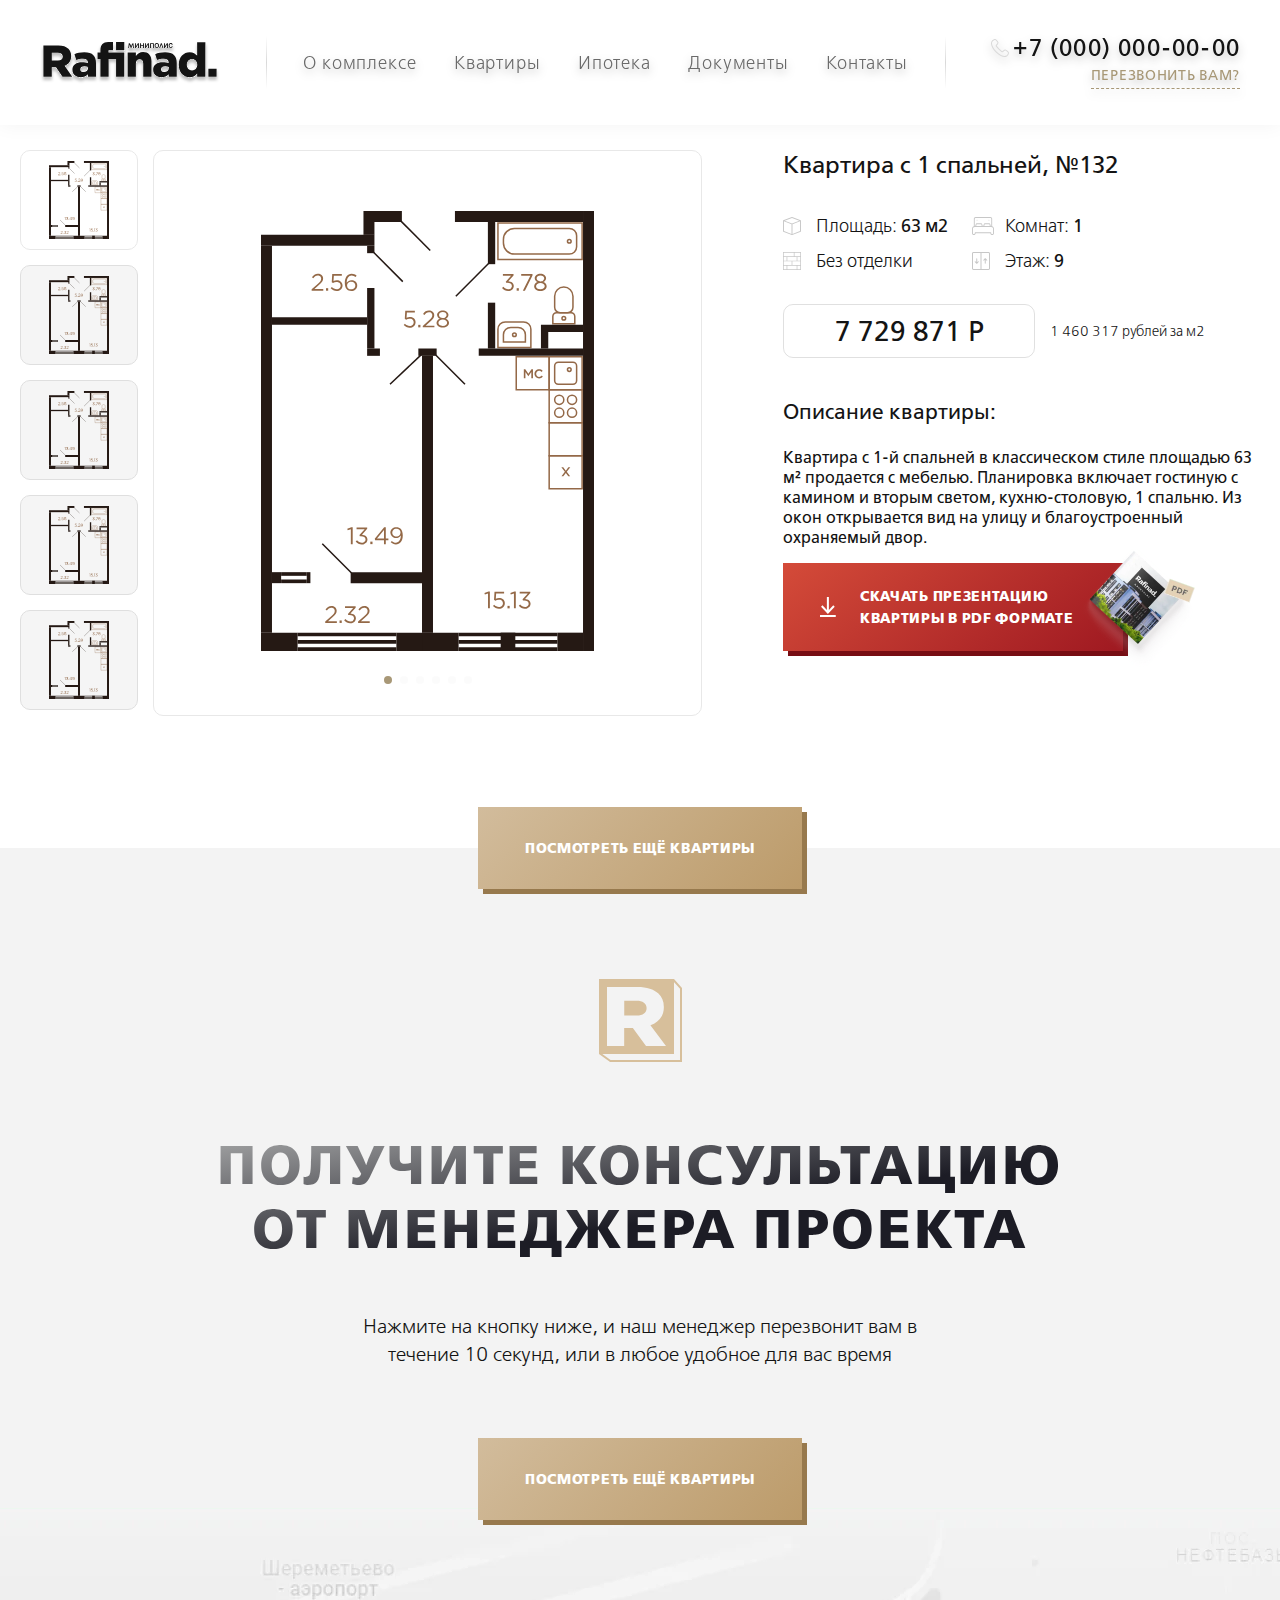
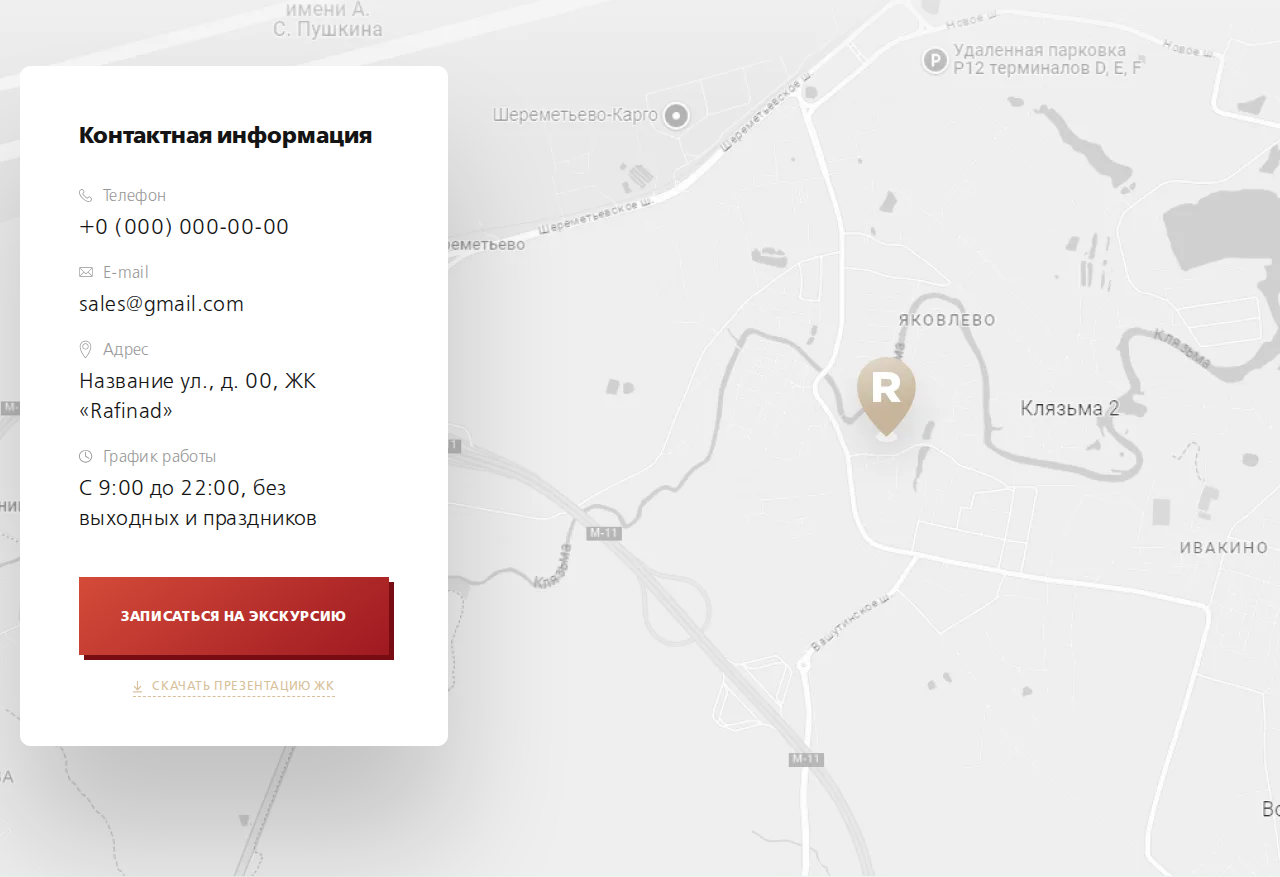
<file: details.html>
<!DOCTYPE html>
<html lang="en">
  <head>
    <meta charset="UTF-8" />
    <meta name="viewport" content="width=device-width, initial-scale=1.0" />
    <title>RAFINAD</title>
    <link rel="shortcut icon" href="./favicon.ico" type="image/x-icon" />
    <link rel="stylesheet" href="https://cdn.jsdelivr.net/npm/swiper@10/swiper-bundle.min.css" />
    <link
      rel="stylesheet"
      href="https://cdn.jsdelivr.net/npm/@fancyapps/ui@5.0/dist/fancybox/fancybox.css"
    />
    <link rel="stylesheet" href="./css/index.css" />

    <script src="https://cdn.jsdelivr.net/npm/swiper@10/swiper-bundle.min.js" defer></script>
    <script
      src="https://cdn.jsdelivr.net/npm/@fancyapps/ui@5.0/dist/fancybox/fancybox.umd.js"
      defer
    ></script>
    <script src="./js/details.js" type="module" defer></script>
  </head>
  <body>
    <header class="header">
      <div class="container">
        <button class="header__burger-button">
          <img src="./assets/burger-icon.svg" alt="burger" />
        </button>

        <div class="logo">
          <a href="./">
            <img class="logo__image" src="./assets/logo.svg" alt="logo" />
          </a>
        </div>

        <nav class="menu">
          <ul class="menu__list">
            <li class="menu__list-item">
              <a class="menu__link" href="./#about">О комплексе</a>
            </li>
            <li class="menu__list-item">
              <a class="menu__link" href="./#apartments">Квартиры</a>
            </li>
            <li class="menu__list-item">
              <a class="menu__link" href="./#mortgage">Ипотека</a>
            </li>
            <li class="menu__list-item">
              <a class="menu__link" href="./#documents">Документы</a>
            </li>
            <li class="menu__list-item">
              <a class="menu__link" href="./#contacts">Контакты</a>
            </li>
          </ul>
        </nav>

        <div class="header__phone">
          <a class="header__phone-link" href="tel:+70000000000">
            <img src="./assets/phone-icon.svg" alt="phone" />
            <span>+7 (000) 000-00-00</span>
          </a>

          <button class="header__phone-button">перезвонить вам?</button>
        </div>
      </div>
    </header>

    <main>
      <article class="details">
        <div class="container">
          <div class="details__sliders">
            <div class="details__sliders_main">
              <div class="swiper" id="detailsSlider">
                <div class="swiper-wrapper">
                  <div class="swiper-slide">
                    <img src="./assets/apartaments/apartment.svg" alt="" />
                  </div>
                  <div class="swiper-slide">
                    <img src="./assets/apartaments/apartment.svg" alt="" />
                  </div>
                  <div class="swiper-slide">
                    <img src="./assets/apartaments/apartment.svg" alt="" />
                  </div>
                  <div class="swiper-slide">
                    <img src="./assets/apartaments/apartment.svg" alt="" />
                  </div>
                  <div class="swiper-slide">
                    <img src="./assets/apartaments/apartment.svg" alt="" />
                  </div>
                  <div class="swiper-slide">
                    <img src="./assets/apartaments/apartment.svg" alt="" />
                  </div>
                </div>

                <div class="swiper-pagination"></div>
              </div>
            </div>

            <div class="details__sliders_thumbs">
              <div class="swiper" id="detailsSliderThumbs">
                <div class="swiper-wrapper">
                  <div class="swiper-slide">
                    <img src="./assets/apartaments/apartment.svg" alt="" />
                  </div>
                  <div class="swiper-slide">
                    <img src="./assets/apartaments/apartment.svg" alt="" />
                  </div>
                  <div class="swiper-slide">
                    <img src="./assets/apartaments/apartment.svg" alt="" />
                  </div>
                  <div class="swiper-slide">
                    <img src="./assets/apartaments/apartment.svg" alt="" />
                  </div>
                  <div class="swiper-slide">
                    <img src="./assets/apartaments/apartment.svg" alt="" />
                  </div>
                  <div class="swiper-slide">
                    <img src="./assets/apartaments/apartment.svg" alt="" />
                  </div>
                </div>
              </div>
            </div>

            <div class="swiper-button-prev"></div>
            <div class="swiper-button-next"></div>
          </div>

          <div class="details__info">
            <h3 class="details__info-title">Квартира с 1 спальней, №132</h3>

            <div class="details__info-properties">
              <div class="details__info-properties-block">
                <div class="details__info-property details__info-property_area">
                  Площадь: <b>63 м2</b>
                </div>
                <div class="details__info-property details__info-property_finishing">
                  Без отделки
                </div>
              </div>

              <div class="details__info-properties-block">
                <div class="details__info-property details__info-property_rooms">
                  Комнат: <b>1</b>
                </div>
                <div class="details__info-property details__info-property_floor">
                  Этаж: <b>9</b>
                </div>
              </div>
            </div>

            <div class="details__info-prices">
              <div class="details__info-price">7 729 871 р</div>
              <div class="details__info-price-per-meter">1 460 317 рублей за м2</div>
            </div>

            <h4 class="details__info-title_sub">Описание квартиры:</h4>

            <p class="details__info-description">
              Квартира с 1-й спальней в классическом стиле площадью 63 м² продается с мебелью.
              Планировка включает гостиную с камином и вторым светом, кухню-столовую, 1 спальню. Из
              окон открывается вид на улицу и благоустроенный охраняемый двор.
            </p>

            <button class="button button_primary details__info-button">
              скачать презентацию квартиры в pdf формате
            </button>
          </div>
        </div>
      </article>

      <section class="details-contacts">
        <div class="container">
          <div class="cube-logo"></div>

          <h2 class="details-contacts__title">Получите консультацию от менеджера проекта</h2>

          <p class="details-contacts__description">
            Нажмите на кнопку ниже, и наш менеджер перезвонит вам в течение 10 секунд, или в любое
            удобное для вас время
          </p>

          <div class="details-contacts__buttons">
            <button class="button button_light">посмотреть ещё квартиры</button>
          </div>

          <div class="details-contacts__buttons_top">
            <button class="button button_light">посмотреть ещё квартиры</button>
          </div>

          <div class="details-contacts__info">
            <h3 class="details-contacts__info-title">Контактная информация</h3>

            <div class="details-contacts__info-label details-contacts__info-label_phone">
              Телефон
            </div>
            <div class="details-contacts__info-link">
              <a href="tel:+0(000)000-00-00">+0 (000) 000-00-00</a>
            </div>

            <div class="details-contacts__info-label details-contacts__info-label_mail">E-mail</div>
            <div class="details-contacts__info-link">
              <a href="mailto:sales@gmail.com">sales@gmail.com</a>
            </div>

            <div class="details-contacts__info-label details-contacts__info-label_address">
              Адрес
            </div>
            <div class="details-contacts__info-link">
              <a href="tel:+0(000)000-00-00">Название ул., д. 00, ЖК «Rafinad»</a>
            </div>

            <div class="details-contacts__info-label details-contacts__info-label_time">
              График работы
            </div>
            <div class="details-contacts__info-link">
              С 9:00 до 22:00, без выходных и праздников
            </div>

            <div class="details-contacts__info-buttons">
              <button class="button button_primary modal-toggler">записаться на экскурсию</button>
              <a href="#">Скачать презентацию жк</a>
            </div>
          </div>
        </div>
      </section>
    </main>

    <div class="modal">
      <div class="modal__layout">
        <div class="modal__window">
          <div class="excursion__form">
            <div class="excursion__form-wrapper">
              <h3 class="excursion__title-secondary">Заполните форму</h3>

              <p class="excursion__description">
                и специалист свяжется с вами, и расскажет как будет проходить экскурсия по жилому
                комплексу
              </p>

              <form>
                <input
                  class="excursion__form-input excursion__form-input_name"
                  type="text"
                  name="name"
                  placeholder="Ваше имя"
                  required
                />

                <input
                  class="excursion__form-input excursion__form-input_date"
                  type="text"
                  name="date"
                  placeholder="Предполагаемая дата"
                  onfocus="(this.type='date')"
                  onblur="(this.type='text')"
                  required
                />

                <input
                  class="excursion__form-input excursion__form-input_phone"
                  type="tel"
                  name="phone"
                  placeholder="Введите номер телефона"
                  required
                />

                <input
                  class="button button_primary"
                  type="submit"
                  value="записаться на экскурсию в «Rafinad»"
                />
              </form>

              <div class="excursion__agreement">
                Нажимая на кнопку, вы даете свое согласие на
                <span>обработку персональных данных</span>
              </div>
            </div>
          </div>

          <button class="modal__close-button"></button>
        </div>
      </div>
    </div>
  </body>
</html>
</file>
<file: css/index.css>
@charset "UTF-8";
@font-face {
  font-weight: 400;
  font-family: "FreeSet";
  src: url("../fonts/FRS55.otf");
  font-display: swap;
}
@font-face {
  font-weight: 700;
  font-family: "FreeSet";
  src: url("../fonts/FRS75.otf");
  font-display: swap;
}
@font-face {
  font-weight: 300;
  font-family: "FreeSet";
  src: url("../fonts/FRS45.otf");
  font-display: swap;
}
html {
  font-size: 1rem;
  font-family: "FreeSet", "Segoe UI", Tahoma, Verdana, sans-serif;
  font-weight: 400;
  font-style: normal;
  color: #141414;
  scroll-behavior: smooth;
}

body {
  margin: 0;
  background-color: #ffffff;
}

h1,
h2,
h3,
h4,
h5,
h6 {
  color: #141414;
  font-family: "FreeSet", "Segoe UI", Tahoma, Verdana, sans-serif;
  font-weight: 700;
  font-style: normal;
}

h2 {
  text-align: center;
  font-size: 55px;
  line-height: 64px;
  letter-spacing: 2.75px;
  text-transform: uppercase;
}
@media (max-width: 576px) {
  h2 {
    font-size: 32px;
    line-height: 38px;
    letter-spacing: normal;
  }
}

a,
button,
input,
textarea {
  font-family: "FreeSet", "Segoe UI", Tahoma, Verdana, sans-serif;
}

figure {
  margin: 0;
}

.button {
  display: inline-block;
  max-width: 324px;
  width: 100%;
  padding: 20px 0;
  border: none;
  color: #fff;
  text-align: center;
  font-size: 14px;
  font-style: normal;
  font-weight: 700;
  line-height: 22px;
  letter-spacing: 0.7px;
  text-transform: uppercase;
  text-decoration: none;
  cursor: pointer;
  -webkit-transition: all ease-in-out 0.15s;
  transition: all ease-in-out 0.15s;
}
.button:active {
  -webkit-transform: scale(0.94);
      -ms-transform: scale(0.94);
          transform: scale(0.94);
}
.button_primary {
  -webkit-box-shadow: 5px 5px 0 #770d13;
          box-shadow: 5px 5px 0 #770d13;
  background: linear-gradient(142deg, #d44b39 0%, #9f1921 100%);
}
.button_light {
  -webkit-box-shadow: 5px 5px 0 #97794d;
          box-shadow: 5px 5px 0 #97794d;
  background: linear-gradient(135deg, #d2bc9c 0%, #bc9b6a 100%);
}
.button_dark {
  -webkit-box-shadow: 5px 5px 0 #161616;
          box-shadow: 5px 5px 0 #161616;
  background: linear-gradient(171deg, #636363 0%, #000 100%);
}

.container {
  max-width: 1386px;
  margin: 0 auto;
  padding: 0 20px;
}

.cube-logo {
  height: 83px;
  background: url("../assets/cube-logo.svg") no-repeat center;
}

.logo a {
  display: -webkit-box;
  display: -ms-flexbox;
  display: flex;
  -webkit-box-align: center;
      -ms-flex-align: center;
          align-items: center;
}
.logo__image {
  max-height: 42px;
  width: auto;
}
@media (max-width: 576px) {
  .logo__image {
    max-height: 27px;
  }
}

.menu {
  max-width: 630px;
  width: 100%;
  padding: 13px 24px;
  border-width: 1px;
  border-style: solid;
  -o-border-image: linear-gradient(to bottom, rgba(217, 217, 217, 0), #d9d9d9, rgba(217, 217, 217, 0)) 1 100%;
     border-image: -webkit-gradient(linear, left top, left bottom, from(rgba(217, 217, 217, 0)), color-stop(#d9d9d9), to(rgba(217, 217, 217, 0))) 1 100%;
     border-image: linear-gradient(to bottom, rgba(217, 217, 217, 0), #d9d9d9, rgba(217, 217, 217, 0)) 1 100%;
}
@media (max-width: 768px) {
  .menu {
    display: none;
  }
}
.menu__list {
  display: -webkit-box;
  display: -ms-flexbox;
  display: flex;
  -ms-flex-wrap: wrap;
      flex-wrap: wrap;
  -ms-flex-pack: distribute;
      justify-content: space-around;
  gap: 6px 12px;
  width: 100%;
  margin: 0;
  padding: 0;
  -webkit-filter: drop-shadow(0px 4px 4px rgba(0, 0, 0, 0.25));
          filter: drop-shadow(0px 4px 4px rgba(0, 0, 0, 0.25));
}
@media (max-width: 1200px) {
  .menu__list {
    -webkit-box-pack: center;
        -ms-flex-pack: center;
            justify-content: center;
  }
}
.menu__list-item {
  list-style-type: none;
}
.menu__link {
  color: #6a6a6a;
  font-size: 18px;
  font-weight: 300;
  line-height: 140%;
  letter-spacing: 0.9px;
  text-decoration: none;
}

.legend {
  padding: 83px 120px;
  font-size: 16px;
  font-weight: 300;
  line-height: 20px;
  letter-spacing: 0.8px;
  background-color: #ffffff;
}
@media (max-width: 992px) {
  .legend {
    padding: 45px 20px;
  }
}
.legend-transport {
  display: -webkit-box;
  display: -ms-flexbox;
  display: flex;
  -ms-flex-wrap: wrap;
      flex-wrap: wrap;
  gap: 32px;
}
@media (max-width: 576px) {
  .legend-transport {
    display: block;
  }
}
.legend-transport__block {
  -webkit-box-flex: 1;
      -ms-flex: 1 0 auto;
          flex: 1 0 auto;
  display: -webkit-box;
  display: -ms-flexbox;
  display: flex;
  -webkit-box-orient: vertical;
  -webkit-box-direction: normal;
      -ms-flex-direction: column;
          flex-direction: column;
  gap: 32px;
}
@media (max-width: 576px) {
  .legend-transport__block:first-child {
    margin-bottom: 32px;
    padding-bottom: 32px;
    border-bottom: 1px solid #c7c7c7;
  }
}
@media (max-width: 576px) {
  .legend-transport__block:nth-child(2) {
    margin-bottom: 32px;
  }
}
.legend-transport__item {
  display: -webkit-box;
  display: -ms-flexbox;
  display: flex;
  -webkit-box-align: center;
      -ms-flex-align: center;
          align-items: center;
  gap: 30px;
}
@media (max-width: 992px) {
  .legend-transport__item {
    gap: 16px;
  }
}
.legend-car {
  display: -webkit-box;
  display: -ms-flexbox;
  display: flex;
  -ms-flex-wrap: wrap;
      flex-wrap: wrap;
  gap: 32px;
}
.legend-car__block {
  -webkit-box-flex: 1;
      -ms-flex: 1 0 30%;
          flex: 1 0 30%;
  display: -webkit-box;
  display: -ms-flexbox;
  display: flex;
  -webkit-box-orient: vertical;
  -webkit-box-direction: normal;
      -ms-flex-direction: column;
          flex-direction: column;
  gap: 32px;
  padding-top: 40px;
}
@media (max-width: 768px) {
  .legend-car__block {
    padding-top: 0;
  }
}
.legend-car__item {
  display: -webkit-box;
  display: -ms-flexbox;
  display: flex;
  -webkit-box-align: center;
      -ms-flex-align: center;
          align-items: center;
  gap: 30px;
}
@media (max-width: 992px) {
  .legend-car__item {
    gap: 16px;
  }
}
.legend-car__logo {
  -webkit-box-align: center;
      -ms-flex-align: center;
          align-items: center;
  padding-top: 0;
}
@media (max-width: 768px) {
  .legend-car__logo {
    -webkit-box-flex: 1;
        -ms-flex: 1 0 100%;
            flex: 1 0 100%;
  }
}
.legend-car__logo-image img {
  width: 100%;
  height: auto;
}
.legend-car__logo .button {
  max-width: 296px;
}

.modal {
  display: none;
  position: fixed;
  top: 0;
  left: 0;
  right: 0;
  bottom: 0;
  z-index: 2000;
}
.modal.active {
  display: block;
}
.modal__layout {
  display: -webkit-box;
  display: -ms-flexbox;
  display: flex;
  -webkit-box-align: center;
      -ms-flex-align: center;
          align-items: center;
  -webkit-box-pack: center;
      -ms-flex-pack: center;
          justify-content: center;
  height: 100%;
  width: 100%;
  padding: 20px;
  -webkit-box-sizing: border-box;
          box-sizing: border-box;
  background-color: rgba(0, 0, 0, 0.5);
}
.modal__window {
  position: relative;
  padding: 20px;
  max-width: 914px;
  width: 100%;
  border-radius: 10px;
  -webkit-box-sizing: border-box;
          box-sizing: border-box;
  background: url(../assets/modal-bg.jpg) left center no-repeat;
  background-color: #ffffff;
  background-size: 920px;
}
.modal .excursion__form-wrapper {
  margin: 0;
  padding: 40px 60px 44px;
  background: none;
}
@media (max-width: 576px) {
  .modal .excursion__form-wrapper {
    padding: 20px;
  }
}
.modal__close-button {
  position: absolute;
  top: 20px;
  right: 20px;
  width: 36px;
  height: 36px;
  border: none;
  background: url(../assets/close-icon.svg) center no-repeat;
  -webkit-transition: all ease-in-out 0.15s;
  transition: all ease-in-out 0.15s;
  cursor: pointer;
}
.modal__close-button:active {
  -webkit-transform: scale(0.9);
      -ms-transform: scale(0.9);
          transform: scale(0.9);
}

.apartments {
  position: relative;
  padding: 90px 0 94px;
  background-color: #141414;
}
@media (max-width: 576px) {
  .apartments {
    padding: 90px 0 58px;
  }
}
.apartments__title {
  background-image: linear-gradient(351deg, #fff 50%, #acadad 100%);
  -webkit-background-clip: text;
          background-clip: text;
  -webkit-text-fill-color: transparent;
  margin: 60px 0 13px;
  color: #ffffff;
}
@media (max-width: 576px) {
  .apartments__title {
    margin: 60px auto 40px;
  }
}
.apartments__description {
  max-width: 640px;
  margin: 13px auto 72px;
  color: #ffffff;
  text-align: center;
  font-size: 21px;
  font-weight: 300;
  line-height: 31px;
  letter-spacing: 1.05px;
}
@media (max-width: 576px) {
  .apartments__description {
    margin: 40px auto 60px;
    color: #d6d6d6;
    font-size: 20px;
    font-weight: 400;
    line-height: 27px;
  }
}
.apartments__buttons-wrapper {
  text-align: center;
}
.apartments__list {
  display: -webkit-box;
  display: -ms-flexbox;
  display: flex;
  gap: 30px;
  -ms-flex-wrap: wrap;
      flex-wrap: wrap;
  margin: 80px 0 64px;
}
@media (max-width: 768px) {
  .apartments__list {
    -webkit-box-orient: vertical;
    -webkit-box-direction: normal;
        -ms-flex-direction: column;
            flex-direction: column;
    -webkit-box-align: center;
        -ms-flex-align: center;
            align-items: center;
    -webkit-box-pack: center;
        -ms-flex-pack: center;
            justify-content: center;
    margin: 80px -20px 64px;
  }
}
.apartments__item {
  -webkit-box-flex: 1;
      -ms-flex: 1 0 calc((100% - 30px) / 2);
          flex: 1 0 calc((100% - 30px) / 2);
  display: -webkit-box;
  display: -ms-flexbox;
  display: flex;
  -webkit-box-align: center;
      -ms-flex-align: center;
          align-items: center;
  -ms-flex-wrap: wrap;
      flex-wrap: wrap;
  gap: 36px 48px;
  max-width: calc((100% - 30px) / 2);
  -webkit-box-sizing: border-box;
          box-sizing: border-box;
  padding: 54px 36px;
  background-color: #ffffff;
}
@media (max-width: 768px) {
  .apartments__item {
    -webkit-box-flex: 1;
        -ms-flex: 1 0 100%;
            flex: 1 0 100%;
    max-width: 576px;
    padding: 46px 25px 52px;
  }
}
.apartments__item-image {
  -webkit-box-flex: 1;
      -ms-flex: 1 0 auto;
          flex: 1 0 auto;
  display: -webkit-box;
  display: -ms-flexbox;
  display: flex;
  -webkit-box-align: center;
      -ms-flex-align: center;
          align-items: center;
  -webkit-box-pack: center;
      -ms-flex-pack: center;
          justify-content: center;
  width: 210px;
}
.apartments__item-image img {
  max-width: 240px;
  width: 100%;
  height: auto;
}
.apartments__item-info {
  -webkit-box-flex: 10;
      -ms-flex: 10 0 auto;
          flex: 10 0 auto;
  width: 240px;
}
.apartments__item-title {
  margin: 0 0 33px;
  font-size: 24px;
  font-weight: 400;
  line-height: 30px;
}
@media (max-width: 768px) {
  .apartments__item-title {
    text-align: center;
  }
}
.apartments__item-properties {
  display: -webkit-box;
  display: -ms-flexbox;
  display: flex;
  -ms-flex-wrap: wrap;
      flex-wrap: wrap;
  -webkit-box-pack: start;
      -ms-flex-pack: start;
          justify-content: flex-start;
  gap: 8px 24px;
  margin: 0 0 24px;
  padding: 0;
  font-size: 18px;
  font-weight: 300;
  line-height: 27px;
}
@media (max-width: 768px) {
  .apartments__item-properties {
    -webkit-box-align: center;
        -ms-flex-align: center;
            align-items: center;
  }
}
@media (max-width: 576px) {
  .apartments__item-properties {
    -webkit-box-pack: justify;
        -ms-flex-pack: justify;
            justify-content: space-between;
  }
}
.apartments__item-properties-block {
  display: -webkit-box;
  display: -ms-flexbox;
  display: flex;
  -webkit-box-orient: vertical;
  -webkit-box-direction: normal;
      -ms-flex-direction: column;
          flex-direction: column;
  gap: 8px;
}
.apartments__item-property {
  padding-left: 33px;
  white-space: nowrap;
  -webkit-box-sizing: border-box;
          box-sizing: border-box;
  background-position: left center;
  background-repeat: no-repeat;
}
.apartments__item-property_area {
  background-image: url("../assets/apartaments/area-icon.svg");
}
.apartments__item-property_rooms {
  background-image: url("../assets/apartaments/rooms-icon.svg");
}
.apartments__item-property_finishing {
  background-image: url("../assets/apartaments/finishing-icon.svg");
}
.apartments__item-property_floor {
  background-image: url("../assets/apartaments/floor-icon.svg");
}
.apartments__item-prices {
  display: -webkit-box;
  display: -ms-flexbox;
  display: flex;
  -webkit-box-align: center;
      -ms-flex-align: center;
          align-items: center;
  -webkit-box-pack: center;
      -ms-flex-pack: center;
          justify-content: center;
  -ms-flex-wrap: wrap;
      flex-wrap: wrap;
  gap: 15px;
  margin: 0 0 30px;
}
.apartments__item-price {
  -webkit-box-flex: 1;
      -ms-flex: 1 0 42%;
          flex: 1 0 42%;
  width: -webkit-max-content;
  width: -moz-max-content;
  width: max-content;
  padding: 7px 20px;
  border: 1px solid rgba(0, 0, 0, 0.12);
  text-align: center;
  font-size: 28px;
  font-weight: 400;
  line-height: 38px;
  text-transform: uppercase;
  white-space: nowrap;
}
.apartments__item-price-per-meter {
  -webkit-box-flex: 1;
      -ms-flex: 1 1 30%;
          flex: 1 1 30%;
  font-size: 14px;
  font-weight: 300;
  line-height: 19px;
}
@media (max-width: 768px) {
  .apartments__item-price-per-meter {
    -webkit-box-align: center;
        -ms-flex-align: center;
            align-items: center;
    text-align: center;
  }
}
.apartments__item-buttons {
  display: -webkit-box;
  display: -ms-flexbox;
  display: flex;
  -webkit-box-orient: vertical;
  -webkit-box-direction: normal;
      -ms-flex-direction: column;
          flex-direction: column;
  -webkit-box-align: center;
      -ms-flex-align: center;
          align-items: center;
  -webkit-box-pack: center;
      -ms-flex-pack: center;
          justify-content: center;
  gap: 10px;
}
.apartments__item-buttons .button {
  max-width: 320px;
  -webkit-box-shadow: none;
          box-shadow: none;
}
.apartments__item-link {
  display: inline-block;
  color: #d7bf9b;
  text-align: center;
  font-size: 12px;
  font-weight: 400;
  line-height: 22px;
  letter-spacing: 0.6px;
  text-transform: uppercase;
  text-decoration: none;
  border-bottom: 1px dashed #d7bf9b;
}
.apartments__filter {
  position: relative;
  z-index: 10;
  margin: 0 auto;
  width: -webkit-fit-content;
  width: -moz-fit-content;
  width: fit-content;
}
.apartments__filter-button.button {
  position: relative;
  max-width: none;
  width: -webkit-fit-content;
  width: -moz-fit-content;
  width: fit-content;
  padding: 19px 58px 19px 30px;
  font-size: 18px;
  font-weight: 400;
  line-height: 32px;
  text-transform: none;
  -webkit-box-shadow: none;
          box-shadow: none;
}
.apartments__filter-button.button::after {
  content: "";
  position: absolute;
  top: calc(50% - 3px);
  right: 30px;
  width: 13px;
  height: 7px;
  background: url("../assets/apartaments/arrow-icon.svg") no-repeat center;
}
.apartments__filter-container {
  position: absolute;
  top: 100%;
  left: 0;
  right: 0;
  display: none;
  padding: 26px 30px 0;
  background-color: #ffffff;
  -webkit-transition: all ease-in 1s;
  transition: all ease-in 1s;
}
.apartments__filter-label {
  margin-bottom: 9px;
  color: #979797;
  font-size: 16px;
  font-weight: 400;
  line-height: 25px;
  text-align: left;
}
.apartments__filter-values {
  display: -webkit-box;
  display: -ms-flexbox;
  display: flex;
  -webkit-box-align: center;
      -ms-flex-align: center;
          align-items: center;
  gap: 6px;
  margin-bottom: 13px;
  font-size: 18px;
  font-weight: 400;
  line-height: 24px;
  letter-spacing: -0.18px;
  text-transform: uppercase;
}
.apartments__filter-value {
  -webkit-box-flex: 1;
      -ms-flex: 1 1 50%;
          flex: 1 1 50%;
  padding: 4px;
  border: 1px solid rgba(0, 0, 0, 0.12);
}
.apartments__filter .double-range-slider {
  margin-bottom: 46px;
}
@media (max-width: 768px) {
  .apartments__filter .double-range-slider {
    margin-bottom: 24px;
  }
}
.apartments__filter-reset {
  padding: 24px 0;
  border-top: 1px solid #eeeeee;
}
.apartments__filter-reset-button {
  color: #bc9b6a;
  text-align: center;
  font-size: 12px;
  font-weight: 400;
  line-height: 22px;
  letter-spacing: 0.6px;
  text-transform: uppercase;
  border: none;
  border-bottom: 1px dashed #bc9b6a;
  background: none;
  cursor: pointer;
}
.apartments__filter-apply-button.button {
  position: absolute;
  top: 100%;
  display: block;
  max-width: none;
  margin: 0 -30px;
  width: 100%;
  -webkit-box-shadow: none;
          box-shadow: none;
}
.apartments.active .apartments__filter-container {
  display: block;
}
.apartments.active .apartments__filter-button.button::after {
  -webkit-transform: rotate(180deg);
      -ms-transform: rotate(180deg);
          transform: rotate(180deg);
}
.apartments__layout {
  position: absolute;
  top: 0;
  left: 0;
  right: 0;
  bottom: 0;
  z-index: -1;
  width: 100%;
  height: 100%;
  background-color: rgba(20, 20, 20, 0.5);
  opacity: 0;
  -webkit-transition: all ease-in-out 0.15s;
  transition: all ease-in-out 0.15s;
}
.apartments.active .apartments__layout {
  z-index: 5;
  opacity: 1;
}
.apartments__buttons-wrapper > .button.button_primary {
  padding: 32px 0;
}

.consultation {
  padding: 226px 0 126px;
  background-color: #f7f7f7;
  background-image: url("../assets/consulting-bg.webp");
  background-position: center bottom;
  background-repeat: no-repeat;
  background-size: 100%;
}
@media (max-width: 576px) {
  .consultation {
    padding: 290px 0 90px;
  }
}
.consultation__title {
  background-image: linear-gradient(351deg, #1c1c25 40%, #acadad 100%);
  -webkit-background-clip: text;
          background-clip: text;
  -webkit-text-fill-color: transparent;
  max-width: 920px;
  margin: 70px auto 40px;
}
@media (max-width: 576px) {
  .consultation__title {
    margin: 60px 0 40px;
  }
}
.consultation__description {
  max-width: 728px;
  margin: 40px auto 100px;
  text-align: center;
  font-size: 20px;
  font-weight: 300;
  line-height: 30px;
  letter-spacing: 1px;
}
@media (max-width: 576px) {
  .consultation__description {
    margin-bottom: 60px;
  }
}
.consultation__info {
  display: -webkit-box;
  display: -ms-flexbox;
  display: flex;
  -webkit-box-align: end;
      -ms-flex-align: end;
          align-items: flex-end;
  -webkit-box-pack: center;
      -ms-flex-pack: center;
          justify-content: center;
  gap: 30px;
}
@media (max-width: 992px) {
  .consultation__info {
    -ms-flex-wrap: wrap;
        flex-wrap: wrap;
  }
}
@media (max-width: 576px) {
  .consultation__info {
    display: block;
  }
}
.consultation__start {
  -webkit-box-flex: 0;
      -ms-flex: 0 0 30%;
          flex: 0 0 30%;
  -webkit-box-ordinal-group: 2;
      -ms-flex-order: 1;
          order: 1;
  padding: 60px;
  background-color: #ffffff;
  text-align: center;
}
@media (max-width: 992px) {
  .consultation__start {
    -webkit-box-ordinal-group: 1;
        -ms-flex-order: 0;
            order: 0;
    -webkit-box-flex: 1;
        -ms-flex: 1 1 100%;
            flex: 1 1 100%;
    margin: 0 -16px 0;
  }
}
@media (max-width: 576px) {
  .consultation__start {
    margin: 0 -16px 24px;
  }
}
.consultation__start-title {
  margin: 0 0 22px;
  font-size: 22px;
  font-weight: 700;
  line-height: 29px;
}
.consultation__start-description {
  margin: 22px 0 42px;
  font-size: 18px;
  font-weight: 300;
  line-height: 26px;
}
.consultation__manager {
  -webkit-box-flex: 1;
      -ms-flex: 1 1 30%;
          flex: 1 1 30%;
  -webkit-box-ordinal-group: 1;
      -ms-flex-order: 0;
          order: 0;
  max-width: 340px;
  padding: 0 0 50px;
}
@media (max-width: 576px) {
  .consultation__manager {
    max-width: none;
    margin: 0 0 40px;
    text-align: center;
  }
}
.consultation__manager-image img {
  height: 87px;
  width: auto;
}
.consultation__manager-title {
  margin: 20px 0;
  padding-left: 12px;
  font-size: 22px;
  font-weight: 700;
  line-height: 29px;
}
@media (max-width: 992px) {
  .consultation__manager-title {
    padding-left: 0;
  }
}
.consultation__manager-description {
  margin: 0;
  padding-left: 12px;
  font-size: 18px;
  font-weight: 300;
  line-height: 26px;
}
@media (max-width: 992px) {
  .consultation__manager-description {
    padding-left: 0;
  }
}
.consultation__catalog {
  -webkit-box-flex: 1;
      -ms-flex: 1 1 30%;
          flex: 1 1 30%;
  -webkit-box-ordinal-group: 3;
      -ms-flex-order: 2;
          order: 2;
  max-width: 340px;
  padding: 0 0 50px;
}
@media (max-width: 576px) {
  .consultation__catalog {
    max-width: none;
    margin: 0;
    text-align: center;
  }
}
.consultation__catalog-image img {
  height: 200px;
  width: auto;
}
.consultation__catalog-title {
  margin: -32px 0 20px;
  padding-left: 36px;
  font-size: 22px;
  font-weight: 700;
  line-height: 29px;
}
@media (max-width: 992px) {
  .consultation__catalog-title {
    padding-left: 0;
  }
}
.consultation__catalog-description {
  margin: 0;
  padding-left: 36px;
  font-size: 18px;
  font-weight: 300;
  line-height: 26px;
}
@media (max-width: 992px) {
  .consultation__catalog-description {
    padding-left: 0;
  }
}

.header {
  position: relative;
  z-index: 1000;
  padding: 36px 0;
  background-color: #ffffff;
  -webkit-box-shadow: 0px 0px 19px 0px rgba(0, 0, 0, 0.05);
          box-shadow: 0px 0px 19px 0px rgba(0, 0, 0, 0.05);
}
.header .container {
  display: -webkit-box;
  display: -ms-flexbox;
  display: flex;
  -webkit-box-align: center;
      -ms-flex-align: center;
          align-items: center;
  -webkit-box-pack: justify;
      -ms-flex-pack: justify;
          justify-content: space-between;
  gap: 1.5rem;
  padding: 0 40px;
}
.header__phone {
  -webkit-box-flex: 0;
      -ms-flex: 0 0 auto;
          flex: 0 0 auto;
  display: -webkit-box;
  display: -ms-flexbox;
  display: flex;
  -webkit-box-orient: vertical;
  -webkit-box-direction: normal;
      -ms-flex-direction: column;
          flex-direction: column;
  -webkit-box-align: end;
      -ms-flex-align: end;
          align-items: flex-end;
  gap: 4px;
  -webkit-filter: drop-shadow(0px 4px 4px rgba(20, 20, 20, 0.25));
          filter: drop-shadow(0px 4px 4px rgba(20, 20, 20, 0.25));
}
.header__phone-link {
  display: -webkit-box;
  display: -ms-flexbox;
  display: flex;
  -webkit-box-align: center;
      -ms-flex-align: center;
          align-items: center;
  gap: 4px;
  color: #141414;
  font-size: 24px;
  font-weight: 400;
  line-height: 100%;
  letter-spacing: 1.2px;
  text-decoration: none;
}
@media (max-width: 992px) {
  .header__phone-link {
    font-size: 20px;
  }
}
@media (max-width: 576px) {
  .header__phone-link span {
    display: none;
  }
}
.header__phone-link img {
  width: 18px;
  height: auto;
}
@media (max-width: 576px) {
  .header__phone-link img {
    width: 23px;
  }
}
.header__phone-button {
  padding: 0;
  color: #a89877;
  font-size: 14px;
  font-style: normal;
  font-weight: 400;
  line-height: 170%; /* 171.429% */
  letter-spacing: 0.7px;
  text-transform: uppercase;
  border: none;
  border-bottom: 1px dashed #a89877;
  background: none;
  cursor: pointer;
}
@media (max-width: 576px) {
  .header__phone-button {
    display: none;
  }
}
.header__burger-button {
  -webkit-box-flex: 0;
      -ms-flex: 0 0 30px;
          flex: 0 0 30px;
  display: none;
  height: 23px;
  padding: 0;
  border: none;
  background-color: #ffffff;
}
@media (max-width: 768px) {
  .header__burger-button {
    display: block;
  }
}
.header__burger-button img {
  height: 23px;
  width: auto;
  -webkit-filter: drop-shadow(0px 4px 4px rgba(20, 20, 20, 0.25));
          filter: drop-shadow(0px 4px 4px rgba(20, 20, 20, 0.25));
}
@media (max-width: 768px) {
  .header .menu {
    position: absolute;
    top: 100%;
    left: -1200px;
    right: 0;
    z-index: 200;
    display: -webkit-box;
    display: -ms-flexbox;
    display: flex;
    height: calc(100vh - 96px);
    max-width: none;
    border: none;
    -webkit-box-sizing: border-box;
            box-sizing: border-box;
    background-color: #ffffff;
    -webkit-transition: all ease-in-out 0.25s;
    transition: all ease-in-out 0.25s;
  }
}
@media (max-width: 768px) {
  .header .menu__list {
    -webkit-box-orient: vertical;
    -webkit-box-direction: normal;
        -ms-flex-direction: column;
            flex-direction: column;
    -webkit-box-align: center;
        -ms-flex-align: center;
            align-items: center;
    gap: 20px;
  }
}
.header.active {
  position: fixed;
  top: 0;
  left: 0;
  right: 0;
}
.header.active .menu {
  left: 0;
}

.first-screen .container {
  position: relative;
  max-width: 1920px;
  margin: 0 auto;
  padding: 0;
}
.first-screen__paralax {
  position: relative;
  overflow: hidden;
  display: -webkit-box;
  display: -ms-flexbox;
  display: flex;
  -webkit-box-pack: center;
      -ms-flex-pack: center;
          justify-content: center;
  margin-bottom: 11px;
}
.first-screen__paralax .first-screen-primary, .first-screen__paralax .first-screen-secondary, .first-screen__paralax .first-screen-bg {
  height: 910px;
  -webkit-transform: scale(1.08);
      -ms-transform: scale(1.08);
          transform: scale(1.08);
  will-change: transform;
}
@media (min-width: 1920.1px) {
  .first-screen__paralax .first-screen-primary, .first-screen__paralax .first-screen-secondary, .first-screen__paralax .first-screen-bg {
    width: 100%;
    -o-object-fit: cover;
       object-fit: cover;
  }
}
.first-screen__paralax .first-screen-primary, .first-screen__paralax .first-screen-secondary {
  position: absolute;
  z-index: 10;
}
.first-screen__paralax .first-screen-primary {
  bottom: 0;
  right: 0;
  z-index: 10;
}
.first-screen__paralax .first-screen-secondary {
  top: 0;
  left: 0;
  z-index: 9;
}
.first-screen__info {
  position: absolute;
  top: 58px;
  left: 0;
  right: 0;
  z-index: 11;
  max-width: 1386px;
  margin: 0 auto;
  padding: 0 16px;
}
@media (max-width: 576px) {
  .first-screen__info {
    top: 340px;
  }
}
.first-screen__info-top {
  display: -webkit-box;
  display: -ms-flexbox;
  display: flex;
  -webkit-box-pack: end;
      -ms-flex-pack: end;
          justify-content: flex-end;
}
.first-screen__video-btn {
  position: relative;
  display: -webkit-box;
  display: -ms-flexbox;
  display: flex;
  -webkit-box-orient: vertical;
  -webkit-box-direction: normal;
      -ms-flex-direction: column;
          flex-direction: column;
  padding: 18px 63px 18px 23px;
  border: 1px solid #c9ad86;
  color: #ffffff;
  font-size: 9px;
  line-height: 14px;
  font-style: normal;
  font-weight: 700;
  letter-spacing: 1.8px;
  text-transform: uppercase;
  background: linear-gradient(135deg, #d2bc9c 0%, #bc9b6a 100%);
  -webkit-transition: all ease-in-out 0.15s;
  transition: all ease-in-out 0.15s;
  -webkit-filter: drop-shadow(0px 4px 4px rgba(0, 0, 0, 0.25));
          filter: drop-shadow(0px 4px 4px rgba(0, 0, 0, 0.25));
  cursor: pointer;
}
@media (max-width: 576px) {
  .first-screen__video-btn {
    display: none;
  }
}
.first-screen__video-btn:active {
  -webkit-transform: scale(0.94);
      -ms-transform: scale(0.94);
          transform: scale(0.94);
}
.first-screen__video-btn:after {
  content: "";
  position: absolute;
  top: 50%;
  right: 23px;
  display: block;
  width: 20px;
  height: 26px;
  background: url("../assets/play-icon.svg") no-repeat center;
  -webkit-transform: translateY(-50%);
      -ms-transform: translateY(-50%);
          transform: translateY(-50%);
}
.first-screen__video-btn span {
  font-size: 13px;
  line-height: 20px;
  letter-spacing: 2.6px;
}
.first-screen__text {
  max-width: 424px;
  margin: 40px 0 70px;
  color: #ffffff;
  font-size: 24px;
  font-style: normal;
  font-weight: 400;
  line-height: 140%;
  letter-spacing: 1.2px;
}
@media (max-width: 576px) {
  .first-screen__text {
    margin: 0 auto 40px;
    text-align: center;
  }
}
@media (max-width: 576px) {
  .first-screen .button {
    display: block;
    max-width: 324px;
    width: 100%;
    margin: 0 auto;
  }
}
.first-screen__logo {
  text-align: left;
}
@media (max-width: 576px) {
  .first-screen__logo {
    margin: 40px 0;
    text-align: center;
  }
}
.first-screen__logo img {
  max-width: 560px;
  width: 100%;
  height: auto;
}
@media (max-width: 576px) {
  .first-screen__logo img {
    max-width: 284px;
  }
}
.first-screen__tags {
  position: absolute;
  right: 16px;
  bottom: 0;
  display: -webkit-box;
  display: -ms-flexbox;
  display: flex;
  -webkit-box-orient: vertical;
  -webkit-box-direction: normal;
      -ms-flex-direction: column;
          flex-direction: column;
  -webkit-box-pack: center;
      -ms-flex-pack: center;
          justify-content: center;
  gap: 10px;
  color: #ffffff;
  font-style: normal;
  font-weight: 300;
  text-align: center;
  line-height: 120%;
}
@media (max-width: 576px) {
  .first-screen__tags {
    display: none;
  }
}
.first-screen__tag {
  display: -webkit-box;
  display: -ms-flexbox;
  display: flex;
  -webkit-box-align: center;
      -ms-flex-align: center;
          align-items: center;
  -webkit-box-pack: center;
      -ms-flex-pack: center;
          justify-content: center;
  -webkit-box-orient: vertical;
  -webkit-box-direction: normal;
      -ms-flex-direction: column;
          flex-direction: column;
  gap: 2px;
  width: 108px;
  height: 108px;
  padding-right: 8px;
  padding-bottom: 8px;
  -webkit-box-sizing: border-box;
          box-sizing: border-box;
  text-transform: uppercase;
  background-repeat: no-repeat;
  background-position: center;
  -webkit-filter: drop-shadow(4px 4px 24px #2c4319);
          filter: drop-shadow(4px 4px 24px #2c4319);
}
.first-screen__tag_discont {
  font-size: 12px;
  letter-spacing: 0.6px;
  background-image: url("../assets/discont-tag-bg.svg");
}
.first-screen__tag_taxi {
  font-size: 8px;
  line-height: 10px;
  background-image: url("../assets/taxi-tag-bg.svg");
}
.first-screen__tag_taxi img {
  width: 35px;
  height: auto;
  -o-object-fit: cover;
     object-fit: cover;
}
.first-screen__tag-percent {
  font-size: 34px;
  font-weight: 700;
}
.first-screen__tag-taxi-title {
  font-size: 24px;
  line-height: 24px;
  font-weight: 700;
}
.first-screen .swiper-button-prev, .first-screen .swiper-button-next {
  width: 43px;
  height: 43px;
}
.first-screen .swiper-button-prev::after, .first-screen .swiper-button-next::after {
  content: "";
  display: block;
  width: 43px;
  height: 43px;
  border-radius: 43px;
  background-color: #fff;
  -webkit-box-shadow: 1px 4px 24px 0px rgba(0, 0, 0, 0.25);
          box-shadow: 1px 4px 24px 0px rgba(0, 0, 0, 0.25);
  background-image: url("../assets/arrow-icon.svg");
  background-position: center;
  background-repeat: no-repeat;
}
.first-screen .swiper-button-next::after {
  -webkit-transform: rotate(180deg);
      -ms-transform: rotate(180deg);
          transform: rotate(180deg);
}
.first-screen #firstScreenSlider .swiper-slide img {
  height: 170px;
  width: 100%;
  -o-object-fit: cover;
     object-fit: cover;
}
@media (max-width: 576px) {
  .first-screen #firstScreenSlider .swiper-slide img {
    height: 156px;
  }
}

.specification {
  position: relative;
  padding-top: 122px;
  margin: 0;
  color: #141414;
  background-image: url("../assets/specification-bg.webp");
  background-position: center bottom;
  background-repeat: no-repeat;
  background-size: 1920px;
  background-color: #ffffff;
}
@media (min-width: 1920.1px) {
  .specification {
    background-size: 100%;
  }
}
@media (max-width: 576px) {
  .specification {
    margin: 68px 0 0;
    background-image: url("../assets/specification-bg-sm.webp");
    background-position: center bottom;
    background-size: 576px;
  }
}
.specification::before {
  content: "";
  position: absolute;
  bottom: 371px;
  right: calc(50% + 148px);
  display: block;
  width: 177px;
  height: 144px;
  background: url("../assets/luftbaloons.webp") center no-repeat;
  z-index: 5;
  -webkit-transform: translateX(-50%);
      -ms-transform: translateX(-50%);
          transform: translateX(-50%);
}
@media (max-width: 768px) {
  .specification::before {
    display: none;
  }
}
.specification__title {
  background-image: linear-gradient(351deg, #1c1c25 40%, #acadad 100%);
  -webkit-background-clip: text;
          background-clip: text;
  -webkit-text-fill-color: transparent;
  margin: 0 0 30px;
}
.specification__description {
  max-width: 800px;
  margin: 30px auto 33px;
  text-align: center;
  font-size: 21px;
  font-weight: 300;
  line-height: 31px;
  letter-spacing: 1.05px;
}
@media (max-width: 576px) {
  .specification__description {
    margin: 30px 0;
    font-size: 16px;
    line-height: 24px;
  }
}
.specification__instruction {
  display: -webkit-box;
  display: -ms-flexbox;
  display: flex;
  -webkit-box-align: center;
      -ms-flex-align: center;
          align-items: center;
  -webkit-box-pack: center;
      -ms-flex-pack: center;
          justify-content: center;
  margin: 33px 0 48px;
  color: #a89877;
  text-align: center;
  font-size: 15px;
  font-weight: 300;
  line-height: 22px;
  letter-spacing: 0.75px;
}
@media (max-width: 576px) {
  .specification__instruction {
    display: none;
  }
}
.specification__instruction-prev, .specification__instruction-next {
  height: auto;
  width: 25px;
  padding-left: 10px;
  padding-right: 2px;
}
.specification__instruction-next {
  padding-right: 10px;
  padding-left: 2px;
  -webkit-transform: rotate(180deg);
      -ms-transform: rotate(180deg);
          transform: rotate(180deg);
}
.specification__slider {
  position: relative;
  margin: 48px 0 12px;
}
.specification__slider .swiper-slide {
  position: relative;
  height: 650px;
}
@media (max-width: 992px) {
  .specification__slider .swiper-slide {
    height: auto;
  }
}
.specification__slider .swiper-slide img {
  height: 100%;
  width: 100%;
  -o-object-fit: cover;
     object-fit: cover;
}
@media (max-width: 992px) {
  .specification__slider .swiper-slide img {
    height: 480px;
  }
}
@media (max-width: 768px) {
  .specification__slider .swiper-slide img {
    height: 320px;
  }
}
@media (max-width: 576px) {
  .specification__slider .swiper-slide img {
    height: 196px;
  }
}
.specification__thumbs {
  margin: 12px 0 275px;
}
@media (max-width: 576px) {
  .specification__thumbs {
    margin: 12px 0 450px;
  }
}
.specification__thumbs .swiper-slide {
  height: 112px;
  -webkit-transition: all ease-in-out 0.3s;
  transition: all ease-in-out 0.3s;
  -webkit-filter: brightness(50%);
          filter: brightness(50%);
  cursor: pointer;
}
@media (max-width: 576px) {
  .specification__thumbs .swiper-slide {
    height: 67px;
  }
}
.specification__thumbs .swiper-slide img {
  height: 100%;
  width: 100%;
  -o-object-fit: cover;
     object-fit: cover;
}
.specification__thumbs .swiper-slide-thumb-active {
  -webkit-filter: brightness(100%);
          filter: brightness(100%);
}
.specification__about {
  position: absolute;
  left: 35px;
  bottom: 40px;
  z-index: 20;
  max-width: 523px;
  padding: 40px 40px 66px 50px;
  -webkit-box-sizing: border-box;
          box-sizing: border-box;
  background-color: #ffffff;
}
@media (max-width: 992px) {
  .specification__about {
    position: static;
    max-width: none;
    margin: 30px 0 50px;
    padding: 0;
  }
}
.specification__about-title {
  display: -webkit-box;
  display: -ms-flexbox;
  display: flex;
  -webkit-box-align: center;
      -ms-flex-align: center;
          align-items: center;
  gap: 10px;
  margin: 0 0 24px;
  font-size: 29px;
  font-weight: 700;
  line-height: 41px;
  letter-spacing: 1.45px;
}
@media (max-width: 576px) {
  .specification__about-title {
    letter-spacing: normal;
  }
}
.specification__about-title span {
  -webkit-box-flex: 1;
      -ms-flex: 1 0 auto;
          flex: 1 0 auto;
  display: block;
}
.specification__about-title .swiper-button-prev, .specification__about-title .swiper-button-next {
  -webkit-box-flex: 0;
      -ms-flex: 0 0 37px;
          flex: 0 0 37px;
  position: static;
  display: block;
  height: 37px;
  width: 37px;
  margin: 0;
  border-radius: 37px;
  background: url("../assets/arrow-button.svg") no-repeat center;
  background-size: cover;
}
.specification__about-title .swiper-button-prev:after, .specification__about-title .swiper-button-next:after {
  display: none;
}
.specification__about-title .swiper-button-next {
  -webkit-transform: rotate(180deg);
      -ms-transform: rotate(180deg);
          transform: rotate(180deg);
}
.specification__about-description {
  margin: 16px 0 0;
  color: #141414;
  font-size: 16px;
  font-weight: 300;
  line-height: 23px;
}
.specification__advantages {
  position: relative;
  left: -8px;
  display: -webkit-box;
  display: -ms-flexbox;
  display: flex;
  -webkit-box-align: end;
      -ms-flex-align: end;
          align-items: flex-end;
  -webkit-box-pack: justify;
      -ms-flex-pack: justify;
          justify-content: space-between;
  gap: 16px;
  max-width: 1304px;
  margin: 0 auto 124px;
}
@media (max-width: 768px) {
  .specification__advantages {
    -webkit-box-orient: vertical;
    -webkit-box-direction: normal;
        -ms-flex-direction: column;
            flex-direction: column;
    -webkit-box-align: center;
        -ms-flex-align: center;
            align-items: center;
    -webkit-box-pack: start;
        -ms-flex-pack: start;
            justify-content: flex-start;
    gap: 30px;
  }
}
@media (max-width: 576px) {
  .specification__advantages {
    margin: 0 0 -56px;
  }
}
.specification__advantage {
  position: relative;
  max-width: 510px;
  padding: 100px 55px 60px;
  font-style: normal;
  background: rgba(0, 0, 0, 0.1);
  -webkit-box-sizing: border-box;
          box-sizing: border-box;
  border: 2px solid #ffffff;
  fill: linear-gradient(356deg, rgba(0, 0, 0, 0.54) 0%, rgba(14, 142, 235, 0) 100%), rgba(0, 0, 0, 0.21);
  -webkit-backdrop-filter: blur(28.5px);
          backdrop-filter: blur(28.5px);
}
@media (max-width: 576px) {
  .specification__advantage {
    padding: 90px 30px 50px;
  }
}
.specification__advantage:first-child {
  padding: 96px 55px 51px;
  margin-bottom: -10px;
}
.specification__advantage:after {
  content: "";
  position: absolute;
  top: 0;
  display: block;
  height: 49px;
  width: 49px;
  background: url("../assets/r-icon.svg") no-repeat center;
  background-size: cover;
}
.specification__advantage-title {
  margin: 0 0 21px;
  color: #ffffff;
  font-size: 24px;
  font-weight: 700;
  line-height: 31px;
  letter-spacing: 1.2px;
}
.specification__advantage-description {
  margin: 0;
  color: #ffffff;
  font-size: 16px;
  font-weight: 300;
  line-height: 23px;
}
.specification__awards {
  position: relative;
  top: 136px;
  display: -webkit-box;
  display: -ms-flexbox;
  display: flex;
  -webkit-box-align: center;
      -ms-flex-align: center;
          align-items: center;
  -webkit-box-pack: justify;
      -ms-flex-pack: justify;
          justify-content: space-between;
  padding: 74px 90px;
  background: -webkit-gradient(linear, left top, left bottom, from(#fff), to(rgba(255, 255, 255, 0))), rgba(255, 255, 255, 0.78);
  background: linear-gradient(180deg, #fff 0%, rgba(255, 255, 255, 0) 100%), rgba(255, 255, 255, 0.78);
  -webkit-box-shadow: 0px 4px 124px 0px rgba(0, 0, 0, 0.25);
          box-shadow: 0px 4px 124px 0px rgba(0, 0, 0, 0.25);
  -webkit-backdrop-filter: blur(63.5px);
          backdrop-filter: blur(63.5px);
}
@media (max-width: 1200px) {
  .specification__awards {
    padding: 74px 64px;
  }
}
@media (max-width: 992px) {
  .specification__awards {
    -webkit-box-orient: vertical;
    -webkit-box-direction: normal;
        -ms-flex-direction: column;
            flex-direction: column;
    gap: 30px;
  }
}
@media (max-width: 576px) {
  .specification__awards {
    padding: 60px 27px;
  }
}
.specification__awards:before {
  content: "";
  position: absolute;
  top: 0;
  left: 0;
  right: 0;
  bottom: 0;
  z-index: 10;
  background-image: url("../assets/awards-bg.svg");
  background-repeat: no-repeat;
  background-position: center bottom -40px;
  background-size: contain;
}
@media (max-width: 992px) {
  .specification__awards:before {
    background-position: center bottom -5%;
  }
}
@media (max-width: 576px) {
  .specification__awards:before {
    background-position: center bottom -5px;
  }
}
.specification__awards-title {
  background-image: linear-gradient(351deg, #1c1c25 40%, #acadad 100%);
  -webkit-background-clip: text;
          background-clip: text;
  -webkit-text-fill-color: transparent;
  position: relative;
  z-index: 11;
  max-width: 420px;
  margin: 0;
  font-size: 50px;
  font-weight: 700;
  line-height: 59px;
  letter-spacing: 2.5px;
  text-transform: uppercase;
}
@media (max-width: 992px) {
  .specification__awards-title {
    max-width: none;
    text-align: center;
  }
}
@media (max-width: 576px) {
  .specification__awards-title {
    text-align: center;
    font-size: 32px;
    line-height: 38px;
    letter-spacing: 1.6px;
  }
}
.specification__awards-wrapper {
  position: relative;
  z-index: 11;
  display: -webkit-box;
  display: -ms-flexbox;
  display: flex;
  -webkit-box-align: center;
      -ms-flex-align: center;
          align-items: center;
  gap: 60px;
}
@media (max-width: 576px) {
  .specification__awards-wrapper {
    -webkit-box-orient: vertical;
    -webkit-box-direction: normal;
        -ms-flex-direction: column;
            flex-direction: column;
    gap: 50px;
  }
}
.specification__award {
  display: -webkit-box;
  display: -ms-flexbox;
  display: flex;
  -webkit-box-orient: vertical;
  -webkit-box-direction: normal;
      -ms-flex-direction: column;
          flex-direction: column;
  -webkit-box-pack: justify;
      -ms-flex-pack: justify;
          justify-content: space-between;
  gap: 23px;
  max-width: 185px;
  height: 200px;
}
@media (max-width: 576px) {
  .specification__award {
    -webkit-box-orient: vertical;
    -webkit-box-direction: normal;
        -ms-flex-direction: column;
            flex-direction: column;
    -webkit-box-align: center;
        -ms-flex-align: center;
            align-items: center;
    max-width: 220px;
    height: auto;
  }
}
.specification__award:first-child .specification__award-image {
  max-width: 120px;
}
.specification__award-image {
  max-width: 112px;
  height: auto;
}
.specification__award-description {
  font-size: 15px;
  font-weight: 300;
  line-height: 23px;
}
@media (max-width: 576px) {
  .specification__award-description {
    text-align: center;
  }
}

.video-section {
  padding: 295px 0 334px;
  background-color: #141414;
  background-image: url("../assets/video-section-bg.webp");
  background-position: center;
  background-repeat: no-repeat;
  overflow: hidden;
}
@media (min-width: 1920.1px) {
  .video-section {
    background-size: 100%;
  }
}
.video-section .container {
  position: relative;
  max-width: 1920px;
  -webkit-box-sizing: border-box;
          box-sizing: border-box;
}
.video-section .container::after {
  content: "";
  position: absolute;
  top: 98px;
  right: -399px;
  display: block;
  width: 1004px;
  height: 229px;
  background-image: url("../assets/logo-white.svg");
  background-position: center bottom;
  background-repeat: no-repeat;
  background-size: contain;
  -webkit-transform: rotate(-90deg);
      -ms-transform: rotate(-90deg);
          transform: rotate(-90deg);
}
@media (max-width: 1200px) {
  .video-section .container::after {
    display: none;
  }
}
@media (max-width: 576px) {
  .video-section {
    padding: 87px 0 130px;
  }
}
.video-section__title {
  background-image: linear-gradient(351deg, #fff 50%, #acadad 100%);
  -webkit-background-clip: text;
          background-clip: text;
  -webkit-text-fill-color: transparent;
  margin: 0 0 120px;
  color: #ffffff;
  line-height: 74px;
}
@media (max-width: 576px) {
  .video-section__title {
    line-height: 43px;
  }
}
.video-section__button {
  display: block;
  margin: 0 auto 33px;
  width: 113px;
  height: 91px;
  background: url("../assets/video-button.svg") center no-repeat;
  border: none;
  -webkit-transition: all ease-in-out 0.15s;
  transition: all ease-in-out 0.15s;
  cursor: pointer;
}
.video-section__button:active {
  -webkit-transform: scale(0.95);
      -ms-transform: scale(0.95);
          transform: scale(0.95);
}
.video-section__text {
  max-width: 426px;
  margin: 0 auto;
  color: #d7bf9b;
  text-align: center;
  font-size: 21px;
  font-weight: 400;
  line-height: 32px;
  letter-spacing: 1.05px;
}

.documents {
  margin: 96px 0 108px;
}
.documents__title {
  background-image: linear-gradient(351deg, #1c1c25 40%, #acadad 100%);
  -webkit-background-clip: text;
          background-clip: text;
  -webkit-text-fill-color: transparent;
  max-width: 520px;
  margin: 60px auto 38px;
}
.documents__description {
  margin: 38px 0 72px;
  color: #3e3e3e;
  text-align: center;
  font-size: 24px;
  font-weight: 400;
  line-height: 36px;
  letter-spacing: 1.2px;
}
.documents__list {
  display: -webkit-box;
  display: -ms-flexbox;
  display: flex;
  -ms-flex-wrap: wrap;
      flex-wrap: wrap;
  -webkit-box-pack: center;
      -ms-flex-pack: center;
          justify-content: center;
  gap: 20px;
}
.documents__list-item {
  -webkit-box-flex: 0;
      -ms-flex: 0 0 calc((100% - 80px) / 5);
          flex: 0 0 calc((100% - 80px) / 5);
  display: -webkit-box;
  display: -ms-flexbox;
  display: flex;
  -webkit-box-orient: vertical;
  -webkit-box-direction: normal;
      -ms-flex-direction: column;
          flex-direction: column;
  -webkit-box-align: center;
      -ms-flex-align: center;
          align-items: center;
}
.documents__list-item-image {
  height: 332px;
  aspect-ratio: 1/1.4;
}
@media (max-width: 992px) {
  .documents__list-item-image {
    height: 240px;
  }
}
@media (max-width: 576px) {
  .documents__list-item-image {
    height: 204px;
  }
}
.documents__list-item-image img {
  width: 100%;
  height: 100%;
  -o-object-fit: contain;
     object-fit: contain;
}
.documents__list-item-name {
  margin: 20px 0 0;
  text-align: center;
  font-size: 14px;
  font-weight: 300;
  line-height: 20px;
}
.contacts {
  position: relative;
  padding: 0 0 180px;
  background-image: url("../assets/contacts/contacts-bg.webp");
  background-position: center bottom;
  background-repeat: no-repeat;
  background-size: 1920px;
}
@media (min-width: 1920.1px) {
  .contacts {
    background-size: 100%;
  }
}
@media (max-width: 768px) {
  .contacts {
    background-position-x: 70%;
    background-position-y: 0;
  }
}
@media (max-width: 576px) {
  .contacts {
    padding: 0;
    background-position-x: 65%;
  }
}
.contacts::before {
  content: "";
  position: absolute;
  left: 0;
  right: 0;
  bottom: 687px;
  display: block;
  z-index: 1;
  width: 100%;
  height: 300px;
  background-image: url("../assets/contacts/contacts-clouds-bg.webp");
  background-position: center bottom;
  background-repeat: no-repeat;
}
@media (min-width: 1920.1px) {
  .contacts::before {
    top: 0;
    bottom: auto;
    height: 600px;
    background-size: 200%;
    background-position: center bottom 100px;
  }
}
@media (max-width: 768px) {
  .contacts::before {
    top: 0;
    bottom: auto;
    height: 400px;
  }
}
.contacts .container {
  position: relative;
  z-index: 2;
}
.contacts__title {
  background-image: linear-gradient(351deg, #1c1c25 40%, #acadad 100%);
  -webkit-background-clip: text;
          background-clip: text;
  -webkit-text-fill-color: transparent;
  max-width: 1080px;
  margin: 54px auto 100px;
}
@media (max-width: 768px) {
  .contacts__title {
    margin: 50px auto 440px;
  }
}
.contacts__info {
  max-width: 418px;
  padding: 54px 58px 48px;
  border-radius: 10px;
  border: 1px solid #fff;
  background: #fff;
  -webkit-box-sizing: border-box;
          box-sizing: border-box;
  -webkit-box-shadow: 0px 93px 124px 0px rgba(0, 0, 0, 0.19);
          box-shadow: 0px 93px 124px 0px rgba(0, 0, 0, 0.19);
}
@media (max-width: 768px) {
  .contacts__info {
    margin: 0 auto;
    max-width: 576px;
  }
}
@media (max-width: 576px) {
  .contacts__info {
    max-width: none;
    margin: 0 -20px;
    padding: 54px 29px 48px;
  }
}
.contacts__info-title {
  margin: 0 0 33px;
  font-size: 22px;
  font-weight: 700;
  line-height: 29px;
}
.contacts__info-label {
  padding-left: 24px;
  margin-bottom: 5px;
  color: #979797;
  font-size: 16px;
  font-weight: 300;
  line-height: 24px;
  letter-spacing: 0.32px;
  background: url("../assets/details/phone-icon.svg") no-repeat left center;
}
.contacts__info-label_phone {
  background-image: url("../assets/details/phone-icon.svg");
}
.contacts__info-label_mail {
  background-image: url("../assets/details/mail-icon.svg");
}
.contacts__info-label_address {
  background-image: url("../assets/details/pin-icon.svg");
}
.contacts__info-label_time {
  background-image: url("../assets/details/time-icon.svg");
}
.contacts__info-link, .contacts__info-link a {
  color: #141414;
  font-size: 21px;
  font-weight: 300;
  line-height: 30px;
  letter-spacing: 0.42px;
  text-decoration: none;
}
.contacts__info-link {
  margin-bottom: 10px;
}
.contacts__info-buttons {
  display: -webkit-box;
  display: -ms-flexbox;
  display: flex;
  -webkit-box-orient: vertical;
  -webkit-box-direction: normal;
      -ms-flex-direction: column;
          flex-direction: column;
  -webkit-box-align: center;
      -ms-flex-align: center;
          align-items: center;
  gap: 21px;
  margin-top: 44px;
}
.contacts__info-buttons .button {
  max-width: none;
  width: 100%;
  padding: 28px 0;
}
.contacts__info-buttons a {
  padding-left: 19px;
  color: #d7bf9b;
  text-align: center;
  font-size: 12px;
  font-weight: 400;
  line-height: 20px;
  letter-spacing: 0.6px;
  text-transform: uppercase;
  text-decoration: none;
  border-bottom: 1px dashed #d7bf9b;
  background: url("../assets/contacts/download-icon.svg") center left no-repeat;
}

.maps {
  padding: 85px 0 0;
  background-color: #141414;
}
.maps__title {
  background-image: linear-gradient(351deg, #fff 50%, #acadad 100%);
  -webkit-background-clip: text;
          background-clip: text;
  -webkit-text-fill-color: transparent;
  max-width: 512px;
  margin: 60px auto 100px;
  line-height: 73px;
}
.maps__info {
  display: -webkit-box;
  display: -ms-flexbox;
  display: flex;
  -ms-flex-wrap: wrap;
      flex-wrap: wrap;
  gap: 0px 30px;
}
.maps__descripion {
  position: relative;
  -webkit-box-flex: 1;
      -ms-flex: 1 0 calc(50% - 15px);
          flex: 1 0 calc(50% - 15px);
  padding: 84px 62px 90px;
  -webkit-box-sizing: border-box;
          box-sizing: border-box;
  background-color: #ffffff;
}
@media (max-width: 992px) {
  .maps__descripion {
    padding: 84px 20px 90px;
  }
}
@media (max-width: 768px) {
  .maps__descripion {
    -webkit-box-flex: 1;
        -ms-flex: 1 0 100%;
            flex: 1 0 100%;
    padding: 84px 20px 40px;
  }
}
.maps__descripion_car {
  -webkit-box-ordinal-group: 1;
      -ms-flex-order: 0;
          order: 0;
}
.maps__descripion_car::before {
  content: "";
  position: absolute;
  top: -29px;
  display: block;
  width: 80px;
  height: 58px;
  background: url("../assets/contacts/car-icon.svg") no-repeat center;
}
@media (max-width: 768px) {
  .maps__descripion_car::before {
    left: 50%;
    -webkit-transform: translateX(-50%);
        -ms-transform: translateX(-50%);
            transform: translateX(-50%);
  }
}
.maps__descripion_transport {
  -webkit-box-ordinal-group: 2;
      -ms-flex-order: 1;
          order: 1;
}
.maps__descripion_transport::before {
  content: "";
  position: absolute;
  top: -26px;
  display: block;
  width: 65px;
  height: 70px;
  background: url("../assets/contacts/transport-icon.svg") no-repeat center;
}
@media (max-width: 768px) {
  .maps__descripion_transport::before {
    left: 50%;
    -webkit-transform: translateX(-50%);
        -ms-transform: translateX(-50%);
            transform: translateX(-50%);
  }
}
@media (max-width: 768px) {
  .maps__descripion_transport {
    -webkit-box-ordinal-group: 3;
        -ms-flex-order: 2;
            order: 2;
  }
}
.maps__descripion-title {
  margin: 0 0 30px;
  font-size: 24px;
  font-weight: 400;
  line-height: 30px;
}
.maps__descripion-text {
  margin: 24px 0 0;
  font-size: 16px;
  font-weight: 300;
  line-height: 23px;
}
.maps__descripion-buttons {
  position: absolute;
  top: calc(100% - 41px);
  left: 0;
  right: 0;
  width: 100%;
  text-align: center;
}
@media (max-width: 768px) {
  .maps__descripion-buttons {
    position: static;
    margin: 40px 0;
  }
}
.maps__descripion .button {
  padding: 30px 0;
  -webkit-box-shadow: none;
          box-shadow: none;
}
.maps__map {
  -webkit-box-flex: 1;
      -ms-flex: 1 0 100%;
          flex: 1 0 100%;
  display: none;
}
.maps__map.active {
  display: block;
}
.maps__map-image img {
  width: 100%;
  height: auto;
}
.maps__map_car {
  -webkit-box-ordinal-group: 3;
      -ms-flex-order: 2;
          order: 2;
}
@media (max-width: 768px) {
  .maps__map_car {
    -webkit-box-ordinal-group: 2;
        -ms-flex-order: 1;
            order: 1;
    margin: 20px 0 90px;
  }
}
.maps__map_transport {
  -webkit-box-ordinal-group: 3;
      -ms-flex-order: 2;
          order: 2;
}
@media (max-width: 768px) {
  .maps__map_transport {
    -webkit-box-ordinal-group: 4;
        -ms-flex-order: 3;
            order: 3;
  }
}

.excursion {
  position: relative;
  padding: 118px 0 0;
  background: url("../assets/excursion/bg.svg") top center no-repeat;
  background-size: cover;
}
@media (max-width: 768px) {
  .excursion {
    padding: 118px 0 24px;
  }
}
.excursion:before {
  content: "";
  position: absolute;
  top: 0;
  left: 0;
  right: 0;
  bottom: 0;
  display: block;
  width: 100%;
  height: 100%;
  z-index: 2;
  background: url("../assets/excursion/clouds.webp") top center no-repeat;
  background-size: cover;
}
.excursion:after {
  content: "";
  position: absolute;
  top: 0;
  left: 0;
  right: 0;
  bottom: 0;
  display: block;
  width: 100%;
  height: 100%;
  z-index: 3;
  background: url("../assets/excursion/buildings.webp") center bottom 0px no-repeat;
  background-size: 1920px;
}
@media (max-width: 768px) {
  .excursion:after {
    background-position: center bottom 400px;
    background-size: 800px;
  }
}
@media (max-width: 576px) {
  .excursion:after {
    background-position: center bottom 480px;
  }
}
.excursion__green-bg {
  position: absolute;
  left: 0;
  right: 0;
  bottom: 0;
  z-index: 9;
  height: 442px;
  width: 100%;
  background: url("../assets/excursion/green.webp") center top 50px no-repeat;
}
@media (min-width: 1921px) {
  .excursion__green-bg {
    background: url("../assets/excursion/green.webp") center top 0 no-repeat;
    background-size: 100%;
  }
}
@media (max-width: 768px) {
  .excursion__green-bg {
    height: 900px;
    background-position: left top;
    background-size: cover;
    z-index: 4;
  }
}
@media (max-width: 576px) {
  .excursion__green-bg {
    height: 850px;
  }
}
.excursion .container {
  position: relative;
  z-index: 5;
}
.excursion__top {
  display: -webkit-box;
  display: -ms-flexbox;
  display: flex;
  gap: 80px;
}
@media (max-width: 1200px) {
  .excursion__top {
    -ms-flex-wrap: wrap;
        flex-wrap: wrap;
    gap: 80px;
  }
}
.excursion__block {
  -webkit-box-flex: 1;
      -ms-flex: 1 1 30%;
          flex: 1 1 30%;
  -webkit-box-ordinal-group: 1;
      -ms-flex-order: 0;
          order: 0;
}
@media (max-width: 768px) {
  .excursion__block {
    -webkit-box-flex: 1;
        -ms-flex: 1 0 100%;
            flex: 1 0 100%;
  }
}
.excursion__title {
  background-image: linear-gradient(351deg, #1c1c25 40%, #acadad 100%);
  -webkit-background-clip: text;
          background-clip: text;
  -webkit-text-fill-color: transparent;
  margin: 0 0 60px;
  font-size: 40px;
  font-weight: 700;
  line-height: 49px;
  letter-spacing: 2.5px;
  text-align: left;
  text-transform: uppercase;
}
@media (max-width: 768px) {
  .excursion__title {
    font-size: 29px;
    line-height: 40px;
    text-align: center;
  }
}
.excursion__title-secondary {
  margin: 0 0 11px;
  font-size: 24px;
  font-weight: 700;
  line-height: 31px;
}
@media (max-width: 768px) {
  .excursion__title-secondary {
    text-align: center;
  }
}
.excursion__main {
  -webkit-box-flex: 1;
      -ms-flex: 1 0 450px;
          flex: 1 0 450px;
}
@media (max-width: 768px) {
  .excursion__main {
    -webkit-box-flex: 1;
        -ms-flex: 1 0 33%;
            flex: 1 0 33%;
  }
}
@media (min-width: 1439px) {
  .excursion__main .excursion__title {
    margin-left: -20px;
    margin-top: 58px;
    font-size: 50px;
    font-weight: 700;
    line-height: 58px;
    letter-spacing: 2.5px;
    text-transform: uppercase;
  }
}
.excursion__main .excursion__description {
  padding-left: 38px;
  font-size: 24px;
  font-weight: 300;
  line-height: 36px;
  letter-spacing: 1.2px;
}
@media (max-width: 1200px) {
  .excursion__main .excursion__description {
    font-size: 20px;
    line-height: 30px;
    padding-left: 0;
  }
}
.excursion__form {
  -webkit-box-flex: 10;
      -ms-flex: 10 0 30%;
          flex: 10 0 30%;
  -webkit-box-ordinal-group: 1;
      -ms-flex-order: 0;
          order: 0;
}
@media (max-width: 1200px) {
  .excursion__form {
    -webkit-box-flex: 1;
        -ms-flex: 1 1 30%;
            flex: 1 1 30%;
    -webkit-box-ordinal-group: 2;
        -ms-flex-order: 1;
            order: 1;
  }
}
@media (max-width: 768px) {
  .excursion__form {
    margin: 0 -20px;
  }
}
.excursion__form-wrapper {
  width: 440px;
  max-width: 576px;
  margin: 0 auto;
  padding: 57px;
  -webkit-box-sizing: border-box;
          box-sizing: border-box;
  background-color: #ffffff;
}
@media (max-width: 768px) {
  .excursion__form-wrapper {
    width: auto;
    padding: 57px 15px;
  }
}
.excursion__form-input {
  padding: 28px 32px 26px 75px;
  -webkit-box-sizing: border-box;
          box-sizing: border-box;
  border: none;
  background: #f5f5f5;
  font-size: 16px;
  font-weight: 300;
  line-height: 23px;
  letter-spacing: 0.8px;
  outline-color: rgba(0, 0, 0, 0.05);
  background-repeat: no-repeat;
  background-position: left 32px center;
}
.excursion__form-input_name {
  background-image: url("../assets/excursion/name-icon.svg");
}
.excursion__form-input_date {
  background-image: url("../assets/excursion/date-icon.svg");
}
.excursion__form-input_phone {
  background-image: url("../assets/excursion/phone-icon.svg");
}
.excursion__form form {
  display: -webkit-box;
  display: -ms-flexbox;
  display: flex;
  -webkit-box-orient: vertical;
  -webkit-box-direction: normal;
      -ms-flex-direction: column;
          flex-direction: column;
  gap: 10px;
  max-width: 480px;
  margin: 40px auto 0;
}
.excursion__form form .button {
  display: block;
  max-width: none;
  margin-top: 10px;
  padding: 22px 46px;
  -webkit-box-sizing: border-box;
          box-sizing: border-box;
  text-wrap: wrap;
}
.excursion__agreement {
  max-width: 300px;
  margin: 20px auto 0;
  color: #acadad;
  text-align: center;
  font-size: 13px;
  font-weight: 300;
  line-height: 18px;
  letter-spacing: 0.65px;
}
.excursion__agreement span {
  color: #141414;
}
@media (min-width: 1439px) {
  .excursion__info {
    padding-top: 76px;
    padding-left: 25px;
  }
}
.excursion__info .cube-logo {
  margin: 0 0 29px;
  background-position: left center;
}
@media (max-width: 768px) {
  .excursion__info .cube-logo {
    background-position: center;
  }
}
.excursion__info .excursion__title-secondary {
  padding-left: 14px;
}
.excursion__info-list {
  display: -webkit-box;
  display: -ms-flexbox;
  display: flex;
  -webkit-box-orient: vertical;
  -webkit-box-direction: normal;
      -ms-flex-direction: column;
          flex-direction: column;
  gap: 20px;
  margin: 36px 0 0;
  font-size: 16px;
  font-weight: 300;
  line-height: 20px;
  list-style: none;
}
@media (min-width: 1439px) {
  .excursion__info-list {
    padding-left: 12px;
  }
}
@media (max-width: 768px) {
  .excursion__info-list {
    -webkit-box-align: center;
        -ms-flex-align: center;
            align-items: center;
    margin: 39px auto 0;
  }
}
@media (max-width: 768px) {
  .excursion__info-list li {
    text-align: center;
  }
}
.excursion__info-list li::before {
  content: "•";
  color: #d7bf9b;
  font-weight: bold;
  display: inline-block;
  width: 1rem;
  margin-left: -1rem;
}
.excursion__description {
  margin: 0;
  font-size: 19px;
  font-weight: 300;
  line-height: 28px;
  letter-spacing: 1.2px;
}
@media (max-width: 768px) {
  .excursion__description {
    text-align: center;
  }
}
.excursion__video {
  position: relative;
  max-width: 710px;
  margin: 424px auto 0;
  padding: 60px 65px 115px;
  background-color: #ffffff;
  -webkit-box-sizing: border-box;
          box-sizing: border-box;
}
@media (max-width: 768px) {
  .excursion__video {
    padding: 40px 19px 23px;
  }
}
.excursion__video::after {
  content: "";
  position: absolute;
  top: -42px;
  left: 50%;
  z-index: 10;
  width: 83px;
  height: 83px;
  background: url("../assets/excursion/cube-logo.svg");
  -webkit-transform: translateX(-50%);
      -ms-transform: translateX(-50%);
          transform: translateX(-50%);
}
@media (max-width: 768px) {
  .excursion__video::after {
    top: -74px;
  }
}
.excursion__video-title {
  background-image: linear-gradient(351deg, #1c1c25 40%, #acadad 100%);
  -webkit-background-clip: text;
          background-clip: text;
  -webkit-text-fill-color: transparent;
  margin: 0 auto 54px;
  font-size: 38px;
  font-weight: 700;
  line-height: 53px;
  letter-spacing: 1.9px;
  text-transform: uppercase;
}
@media (max-width: 768px) {
  .excursion__video-title {
    margin: 0 auto 40px;
    font-size: 19px;
    line-height: 28px;
    text-align: center;
  }
}
.excursion__video-block {
  position: relative;
  display: -webkit-box;
  display: -ms-flexbox;
  display: flex;
  -webkit-box-orient: vertical;
  -webkit-box-direction: normal;
      -ms-flex-direction: column;
          flex-direction: column;
  z-index: 12;
  gap: 21px;
  min-height: 214px;
  padding-left: 434px;
  -webkit-box-sizing: border-box;
          box-sizing: border-box;
}
@media (max-width: 768px) {
  .excursion__video-block {
    -webkit-box-align: center;
        -ms-flex-align: center;
            align-items: center;
    padding-left: 0;
  }
}
.excursion__video-time {
  -webkit-box-ordinal-group: 3;
      -ms-flex-order: 2;
          order: 2;
  margin: 0;
  color: #494949;
  font-size: 15px;
  font-weight: 300;
  line-height: 21px;
}
@media (max-width: 768px) {
  .excursion__video-time {
    -webkit-box-ordinal-group: 1;
        -ms-flex-order: 0;
            order: 0;
  }
}
.excursion__video-time span {
  color: #141414;
  font-weight: 400;
}
.excursion__video-manager {
  display: -webkit-box;
  display: -ms-flexbox;
  display: flex;
  -webkit-box-orient: vertical;
  -webkit-box-direction: normal;
      -ms-flex-direction: column;
          flex-direction: column;
  gap: 15px;
  -webkit-box-ordinal-group: 1;
      -ms-flex-order: 0;
          order: 0;
  color: #464646;
  font-size: 14px;
  font-weight: 300;
  line-height: 21px;
}
@media (max-width: 768px) {
  .excursion__video-manager {
    -webkit-box-orient: horizontal;
    -webkit-box-direction: normal;
        -ms-flex-direction: row;
            flex-direction: row;
    -webkit-box-align: center;
        -ms-flex-align: center;
            align-items: center;
    -webkit-box-ordinal-group: 3;
        -ms-flex-order: 2;
            order: 2;
    max-width: 320px;
  }
}
.excursion__video-manager span {
  color: #141414;
  font-weight: 400;
}
.excursion__video-manager p {
  margin: 0;
}
.excursion__video-manager img {
  height: 52px;
  width: 52px;
}
.excursion__video-wrapper {
  position: absolute;
  left: 0;
  top: 50%;
  z-index: 15;
  width: 380px;
  aspect-ratio: 16/9;
  background-color: #acadad;
  -webkit-transform: translateY(-50%);
      -ms-transform: translateY(-50%);
          transform: translateY(-50%);
  z-index: 10;
}
@media (max-width: 768px) {
  .excursion__video-wrapper {
    position: static;
    -webkit-box-ordinal-group: 2;
        -ms-flex-order: 1;
            order: 1;
    max-width: 380px;
    width: 100%;
    -webkit-transform: translateY(0);
        -ms-transform: translateY(0);
            transform: translateY(0);
  }
}
.excursion__video-wrapper iframe {
  position: relative;
  width: 100%;
  height: 100%;
  z-index: 15;
}

.details {
  padding: 25px 0 138px;
}
.details .container {
  display: -webkit-box;
  display: -ms-flexbox;
  display: flex;
  gap: 81px;
}
@media (max-width: 992px) {
  .details .container {
    -ms-flex-wrap: wrap;
        flex-wrap: wrap;
    gap: 32px;
  }
}
.details__sliders {
  position: relative;
  -webkit-box-flex: 1;
      -ms-flex: 1 1 55%;
          flex: 1 1 55%;
  display: -webkit-box;
  display: -ms-flexbox;
  display: flex;
  gap: 15px;
  max-width: 55%;
}
@media (max-width: 992px) {
  .details__sliders {
    -webkit-box-flex: 1;
        -ms-flex: 1 1 100%;
            flex: 1 1 100%;
    max-width: 100%;
  }
}
@media (max-width: 576px) {
  .details__sliders {
    display: block;
  }
}
.details__sliders_main {
  -webkit-box-flex: 0;
      -ms-flex: 0 0 calc(100% - 15px - 118px);
          flex: 0 0 calc(100% - 15px - 118px);
  max-height: 560px;
  max-width: calc(100% - 15px - 118px);
  -webkit-box-ordinal-group: 2;
      -ms-flex-order: 1;
          order: 1;
}
@media (max-width: 576px) {
  .details__sliders_main {
    max-width: none;
    margin-bottom: 15px;
  }
}
.details__sliders_thumbs {
  -webkit-box-flex: 0;
      -ms-flex: 0 0 118px;
          flex: 0 0 118px;
  -webkit-box-ordinal-group: 1;
      -ms-flex-order: 0;
          order: 0;
  max-height: 560px;
}
.details__sliders #detailsSlider.swiper {
  border-radius: 10px;
  border: 1px solid #e8e8e8;
  background: #fff;
}
.details__sliders #detailsSlider.swiper .swiper-slide {
  padding: 60px 10px;
  -webkit-box-sizing: border-box;
          box-sizing: border-box;
  text-align: center;
}
.details__sliders #detailsSlider.swiper .swiper-slide img {
  height: 440px;
  width: 100%;
  -o-object-fit: contain;
     object-fit: contain;
}
.details__sliders #detailsSlider.swiper .swiper-pagination {
  bottom: 27px;
  top: auto;
}
.details__sliders #detailsSlider.swiper .swiper-pagination-bullet {
  width: 8px;
  height: 8px;
  background-color: #eaeaea;
}
.details__sliders #detailsSlider.swiper .swiper-pagination-bullet-active {
  background-color: #a89877;
}
.details__sliders #detailsSliderThumbs.swiper {
  max-height: 560px;
}
.details__sliders #detailsSliderThumbs.swiper .swiper-slide {
  padding: 10px;
  border-radius: 10px;
  border: 1px solid #e8e8e8;
  background: #fff;
  -webkit-box-sizing: border-box;
          box-sizing: border-box;
  -webkit-filter: brightness(96%);
          filter: brightness(96%);
  cursor: pointer;
}
.details__sliders #detailsSliderThumbs.swiper .swiper-slide-thumb-active {
  -webkit-filter: brightness(100%);
          filter: brightness(100%);
}
.details__sliders #detailsSliderThumbs.swiper .swiper-slide img {
  width: 100%;
  height: 100%;
  -o-object-fit: contain;
     object-fit: contain;
}
@media (max-width: 576px) {
  .details__sliders #detailsSliderThumbs.swiper .swiper-slide img {
    height: 60px;
  }
}
.details__sliders .swiper-button-prev, .details__sliders .swiper-button-next {
  width: 43px;
  height: 43px;
  -webkit-transform: translateX(-50%);
      -ms-transform: translateX(-50%);
          transform: translateX(-50%);
  opacity: 0;
  -webkit-transition: opacity ease-in-out 0.3s;
  transition: opacity ease-in-out 0.3s;
}
@media (max-width: 768px) {
  .details__sliders .swiper-button-prev, .details__sliders .swiper-button-next {
    display: none;
  }
}
.details__sliders .swiper-button-prev::after, .details__sliders .swiper-button-next::after {
  content: "";
  display: block;
  width: 43px;
  height: 43px;
  border-radius: 43px;
  background-color: #fff;
  -webkit-box-shadow: 1px 1px 8px 0px rgba(0, 0, 0, 0.15);
          box-shadow: 1px 1px 8px 0px rgba(0, 0, 0, 0.15);
  background-image: url("../assets/arrow-button-beige.svg");
  background-position: center;
  background-repeat: no-repeat;
}
.details__sliders .swiper-button-prev {
  left: 59px;
  top: 38px;
  bottom: auto;
  z-index: 100;
}
.details__sliders .swiper-button-prev::after {
  -webkit-transform: rotate(180deg);
      -ms-transform: rotate(180deg);
          transform: rotate(180deg);
}
.details__sliders .swiper-button-next {
  left: 59px;
  top: auto;
  bottom: 16px;
}
.details__sliders:hover .swiper-button-prev, .details__sliders:hover .swiper-button-next {
  opacity: 1;
}
.details__info {
  -webkit-box-flex: 1;
      -ms-flex: 1 1 45%;
          flex: 1 1 45%;
}
@media (max-width: 992px) {
  .details__info {
    -webkit-box-flex: 1;
        -ms-flex: 1 1 100%;
            flex: 1 1 100%;
  }
}
.details__info-title {
  margin: 0 0 32px;
  font-size: 24px;
  font-weight: 400;
  line-height: 30px;
}
.details__info-title_sub {
  margin: 41px 0 22px;
  font-size: 21px;
  font-weight: 400;
  line-height: 26px;
}
.details__info-properties {
  display: -webkit-box;
  display: -ms-flexbox;
  display: flex;
  -ms-flex-wrap: wrap;
      flex-wrap: wrap;
  gap: 8px 24px;
  margin: 0 0 30px;
  padding: 0;
  font-size: 18px;
  font-weight: 300;
  line-height: 27px;
}
@media (max-width: 768px) {
  .details__info-properties {
    -webkit-box-align: center;
        -ms-flex-align: center;
            align-items: center;
  }
}
.details__info-properties-block {
  display: -webkit-box;
  display: -ms-flexbox;
  display: flex;
  -webkit-box-orient: vertical;
  -webkit-box-direction: normal;
      -ms-flex-direction: column;
          flex-direction: column;
  gap: 8px;
}
.details__info-property {
  padding-left: 33px;
  white-space: nowrap;
  -webkit-box-sizing: border-box;
          box-sizing: border-box;
  background-position: left center;
  background-repeat: no-repeat;
}
.details__info-property_area {
  background-image: url("../assets/apartaments/area-icon.svg");
}
.details__info-property_rooms {
  background-image: url("../assets/apartaments/rooms-icon.svg");
}
.details__info-property_finishing {
  background-image: url("../assets/apartaments/finishing-icon.svg");
}
.details__info-property_floor {
  background-image: url("../assets/apartaments/floor-icon.svg");
}
.details__info-prices {
  display: -webkit-box;
  display: -ms-flexbox;
  display: flex;
  -webkit-box-align: center;
      -ms-flex-align: center;
          align-items: center;
  -webkit-box-pack: center;
      -ms-flex-pack: center;
          justify-content: center;
  -ms-flex-wrap: wrap;
      flex-wrap: wrap;
  gap: 15px;
  margin: 0 0 30px;
}
.details__info-price {
  -webkit-box-flex: 1;
      -ms-flex: 1 0 30%;
          flex: 1 0 30%;
  width: -webkit-max-content;
  width: -moz-max-content;
  width: max-content;
  padding: 7px 20px;
  border: 1px solid rgba(0, 0, 0, 0.12);
  text-align: center;
  font-size: 28px;
  font-weight: 400;
  line-height: 38px;
  text-transform: uppercase;
  white-space: nowrap;
  border-radius: 10px;
}
.details__info-price-per-meter {
  -webkit-box-flex: 1;
      -ms-flex: 1 1 30%;
          flex: 1 1 30%;
  font-size: 14px;
  font-weight: 300;
  line-height: 19px;
}
@media (max-width: 768px) {
  .details__info-price-per-meter {
    -webkit-box-align: center;
        -ms-flex-align: center;
            align-items: center;
    text-align: center;
  }
}
.details__info__description {
  margin: 22px 0 34px;
  font-size: 16px;
  font-weight: 400;
  line-height: 22px;
}
.details__info-button.button {
  position: relative;
  max-width: 340px;
  padding: 22px 43px 22px 77px;
  text-align: left;
}
@media (max-width: 576px) {
  .details__info-button.button {
    padding: 22px 12px 22px 50px;
  }
}
.details__info-button.button::before {
  content: "";
  position: absolute;
  top: 50%;
  left: 37px;
  height: 20px;
  width: 16px;
  -webkit-transform: translateY(-50%);
      -ms-transform: translateY(-50%);
          transform: translateY(-50%);
  background: url("../assets/download-icon.svg") center no-repeat;
}
@media (max-width: 576px) {
  .details__info-button.button::before {
    left: 20px;
  }
}
.details__info-button.button::after {
  content: "";
  position: absolute;
  top: -15px;
  right: -90px;
  width: 154px;
  height: 114px;
  -webkit-transform: rotate(20deg);
      -ms-transform: rotate(20deg);
          transform: rotate(20deg);
  background: url("../assets/consultation/journal.webp") center no-repeat;
  background-size: contain;
}
@media (max-width: 1200px) {
  .details__info-button.button::after {
    display: none;
  }
}
@media (max-width: 992px) {
  .details__info-button.button::after {
    display: block;
  }
}
@media (max-width: 576px) {
  .details__info-button.button::after {
    display: none;
  }
}

.details-contacts {
  position: relative;
  padding: 131px 0;
  background-image: url("../assets/details-contacts-bg.webp");
  background-position: center bottom;
  background-repeat: no-repeat;
  background-color: #f3f3f3;
}
@media (min-width: 1920.1px) {
  .details-contacts {
    background-size: 100%;
  }
}
@media (max-width: 768px) {
  .details-contacts {
    padding: 131px 0 500px;
    background-position-x: 71%;
    background-position-y: 103%;
    background-size: 1200px;
  }
}
.details-contacts__title {
  background-image: linear-gradient(351deg, #1c1c25 40%, #acadad 100%);
  -webkit-background-clip: text;
          background-clip: text;
  -webkit-text-fill-color: transparent;
  max-width: 920px;
  margin: 70px auto 52px;
}
@media (max-width: 768px) {
  .details-contacts__title {
    margin: 40px auto 30px;
  }
}
.details-contacts__description {
  max-width: 620px;
  margin: 52px auto 70px;
  text-align: center;
  font-size: 20px;
  font-weight: 300;
  line-height: 28px;
}
@media (max-width: 768px) {
  .details-contacts__description {
    margin: 30px auto 40px;
  }
}
.details-contacts__buttons {
  margin: 70px auto 146px;
  text-align: center;
}
@media (max-width: 768px) {
  .details-contacts__buttons {
    margin: 40px auto 80px;
  }
}
.details-contacts__buttons_top {
  position: absolute;
  top: 0;
  left: 0;
  right: 0;
  -webkit-transform: translateY(-50%);
      -ms-transform: translateY(-50%);
          transform: translateY(-50%);
  text-align: center;
  padding: 20px;
}
.details-contacts .button_light {
  padding: 30px 0;
}
.details-contacts__info {
  max-width: 428px;
  padding: 54px 58px 48px;
  border-radius: 10px;
  border: 1px solid #fff;
  background: #fff;
  -webkit-box-sizing: border-box;
          box-sizing: border-box;
  -webkit-box-shadow: 0px 93px 124px 0px rgba(0, 0, 0, 0.19);
          box-shadow: 0px 93px 124px 0px rgba(0, 0, 0, 0.19);
}
@media (max-width: 768px) {
  .details-contacts__info {
    margin: 0 auto;
    max-width: 576px;
  }
}
@media (max-width: 576px) {
  .details-contacts__info {
    max-width: none;
    margin: 0 -20px;
    padding: 54px 29px 48px;
  }
}
.details-contacts__info-title {
  margin: 0 0 33px;
  font-size: 22px;
  font-weight: 700;
  line-height: 29px;
}
.details-contacts__info-label {
  padding-left: 24px;
  margin-bottom: 5px;
  color: #979797;
  font-size: 16px;
  font-weight: 300;
  line-height: 24px;
  letter-spacing: 0.32px;
  background: url("../assets/details/phone-icon.svg") no-repeat left center;
}
.details-contacts__info-label_phone {
  background-image: url("../assets/details/phone-icon.svg");
}
.details-contacts__info-label_mail {
  background-image: url("../assets/details/mail-icon.svg");
}
.details-contacts__info-label_address {
  background-image: url("../assets/details/pin-icon.svg");
}
.details-contacts__info-label_time {
  background-image: url("../assets/details/time-icon.svg");
}
.details-contacts__info-link, .details-contacts__info-link a {
  color: #141414;
  font-size: 21px;
  font-weight: 300;
  line-height: 30px;
  letter-spacing: 0.42px;
  text-decoration: none;
}
.details-contacts__info-link {
  margin-bottom: 18px;
}
.details-contacts__info-buttons {
  display: -webkit-box;
  display: -ms-flexbox;
  display: flex;
  -webkit-box-orient: vertical;
  -webkit-box-direction: normal;
      -ms-flex-direction: column;
          flex-direction: column;
  -webkit-box-align: center;
      -ms-flex-align: center;
          align-items: center;
  gap: 21px;
  margin-top: 44px;
}
.details-contacts__info-buttons .button {
  max-width: none;
  width: 100%;
  padding: 28px 0;
}
.details-contacts__info-buttons a {
  padding-left: 19px;
  color: #d7bf9b;
  text-align: center;
  font-size: 12px;
  font-weight: 400;
  line-height: 20px;
  letter-spacing: 0.6px;
  text-transform: uppercase;
  text-decoration: none;
  border-bottom: 1px dashed #d7bf9b;
  background: url("../assets/contacts/download-icon.svg") center left no-repeat;
}

.double-range-slider {
  display: block;
  position: relative;
  height: 30px;
  margin-bottom: 20px;
}
.double-range-slider input[type=range] {
  position: absolute;
  left: 0;
  right: 0;
  height: 30px;
  -webkit-box-sizing: border-box;
          box-sizing: border-box;
  -webkit-appearance: none;
     -moz-appearance: none;
          appearance: none;
  width: 100%;
  margin: 0;
  padding: 0 2px;
  overflow: hidden;
  border: 0;
  border-radius: 1px;
  outline: none;
  pointer-events: none;
}
.double-range-slider input[type=range]::before {
  content: "";
  position: absolute;
  top: 50%;
  left: 0;
  right: 0;
  z-index: 1;
  width: 100%;
  height: 5px;
  border-radius: 5px;
  background-color: #be9e6e;
  -webkit-box-shadow: 0px 0px 4px 0px rgba(0, 0, 0, 0.15);
          box-shadow: 0px 0px 4px 0px rgba(0, 0, 0, 0.15);
  -webkit-transform: translateY(-50%);
      -ms-transform: translateY(-50%);
          transform: translateY(-50%);
}
.double-range-slider input[type=range]:active, .double-range-slider input[type=range]:focus {
  outline: none;
}
.double-range-slider input[type=range]:first-child::-moz-range-track {
  position: relative;
  z-index: 10;
  width: 100%;
  height: 5px;
  background: #be9e6e;
  border: none;
  border-radius: 3px;
}
.double-range-slider input[type=range]::-webkit-slider-thumb {
  height: 21px;
  width: 21px;
  border-radius: 21px;
  background-color: #ffffff;
  position: relative;
  z-index: 2;
  margin: 5px 0;
  cursor: pointer;
  -webkit-appearance: none;
          appearance: none;
  pointer-events: all;
  border: 5px solid #be9e6e;
  -webkit-box-shadow: 2px 2px 4px 0px rgba(0, 0, 0, 0.25);
          box-shadow: 2px 2px 4px 0px rgba(0, 0, 0, 0.25);
}
.double-range-slider input[type=range]::-webkit-slider-thumb::before {
  content: " ";
  display: block;
  position: absolute;
  top: 13px;
  left: 100%;
  width: 2000px;
  height: 2px;
}
.double-range-slider input[type=range]::-moz-range-thumb {
  position: relative;
  z-index: 11;
  height: 20px;
  width: 20px;
  border-radius: 21px;
  background-color: #ffffff;
  position: relative;
  z-index: 2;
  margin: 5px 0;
  cursor: pointer;
  -moz-appearance: none;
       appearance: none;
  pointer-events: all;
  box-sizing: border-box;
  border: 5px solid #be9e6e;
  box-shadow: 2px 2px 4px 0px rgba(0, 0, 0, 0.25);
}
.double-range-slider input[type=range]:nth-child(1)::-webkit-slider-thumb::before {
  background-color: red;
}
.double-range-slider input[type=range]:nth-child(1)::-moz-range-thumb::before {
  background-color: red;
}
.double-range-slider input[type=range]:nth-child(2) {
  background: none;
}
.double-range-slider input[type=range]:nth-child(2)::-webkit-slider-thumb::before {
  background-color: gray;
}
.double-range-slider input[type=range]:nth-child(2)::-moz-range-thumb::before {
  background-color: gray;
}
</file>
